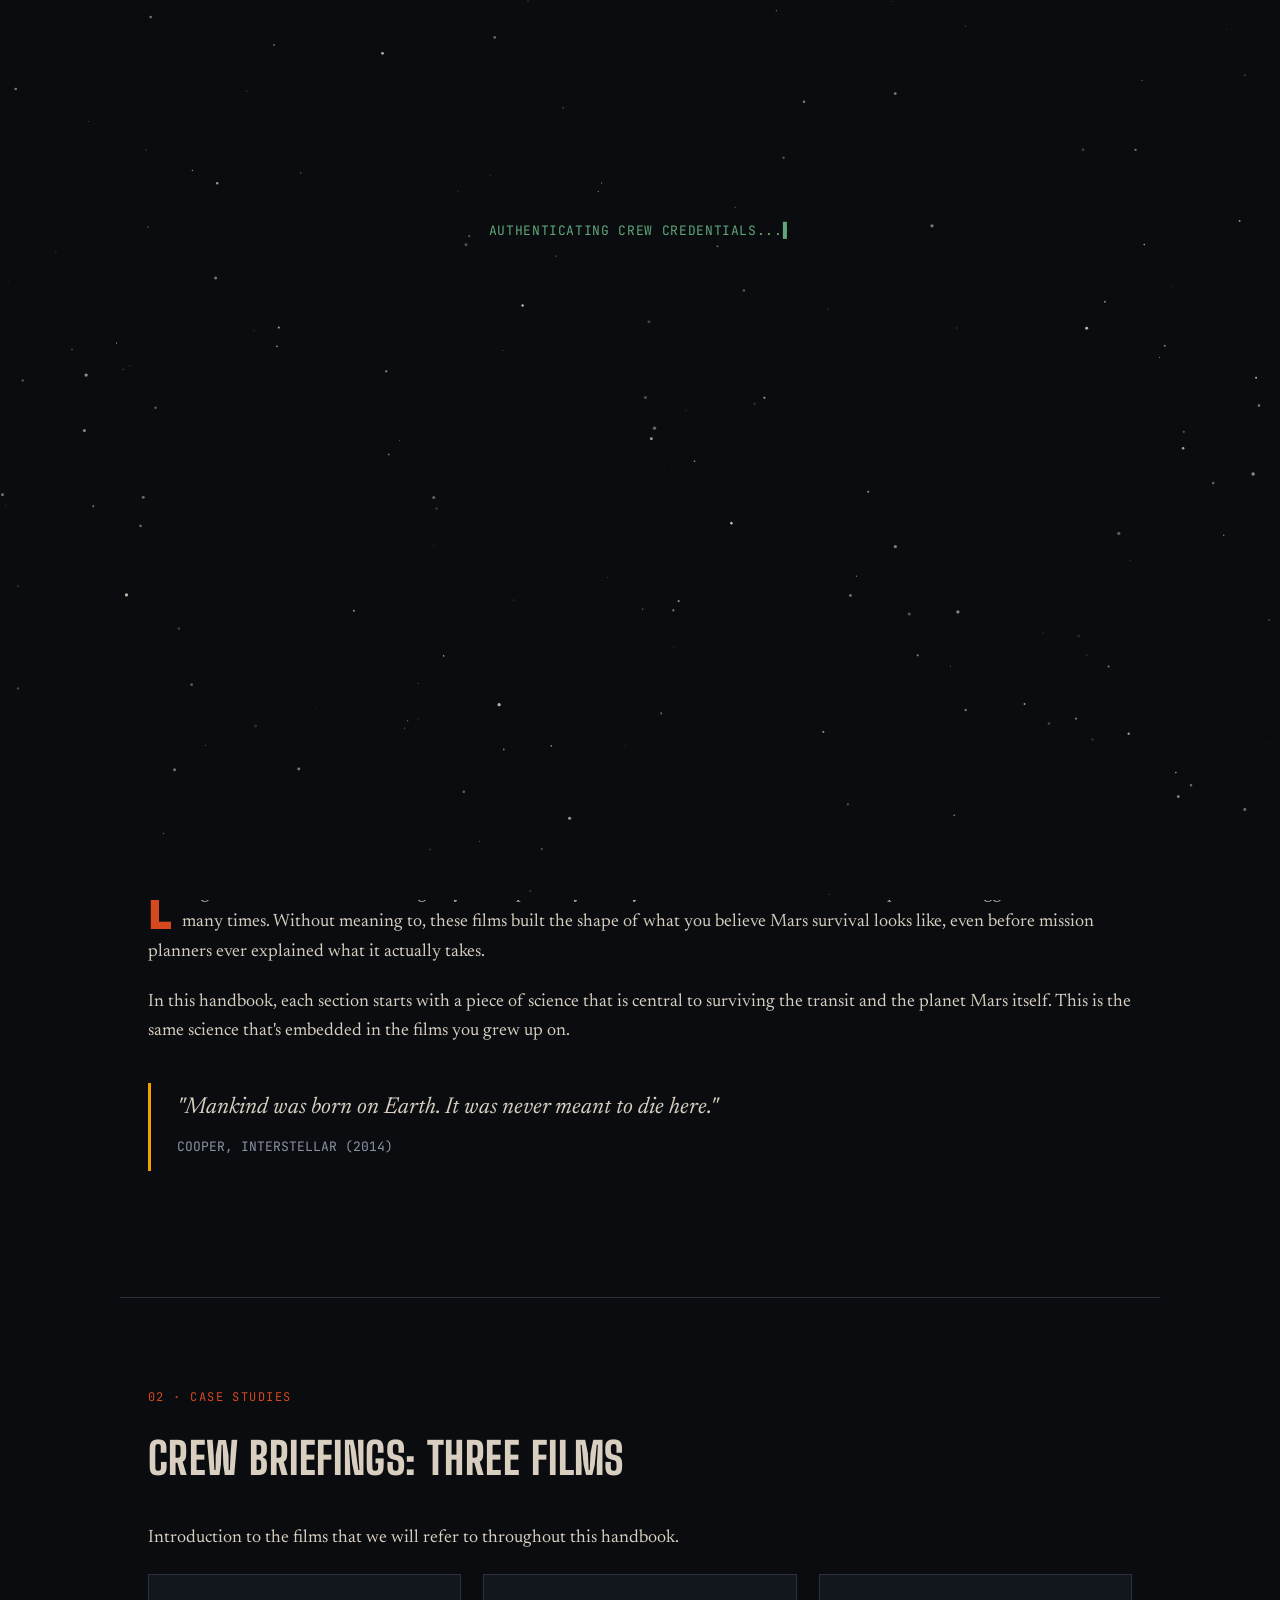
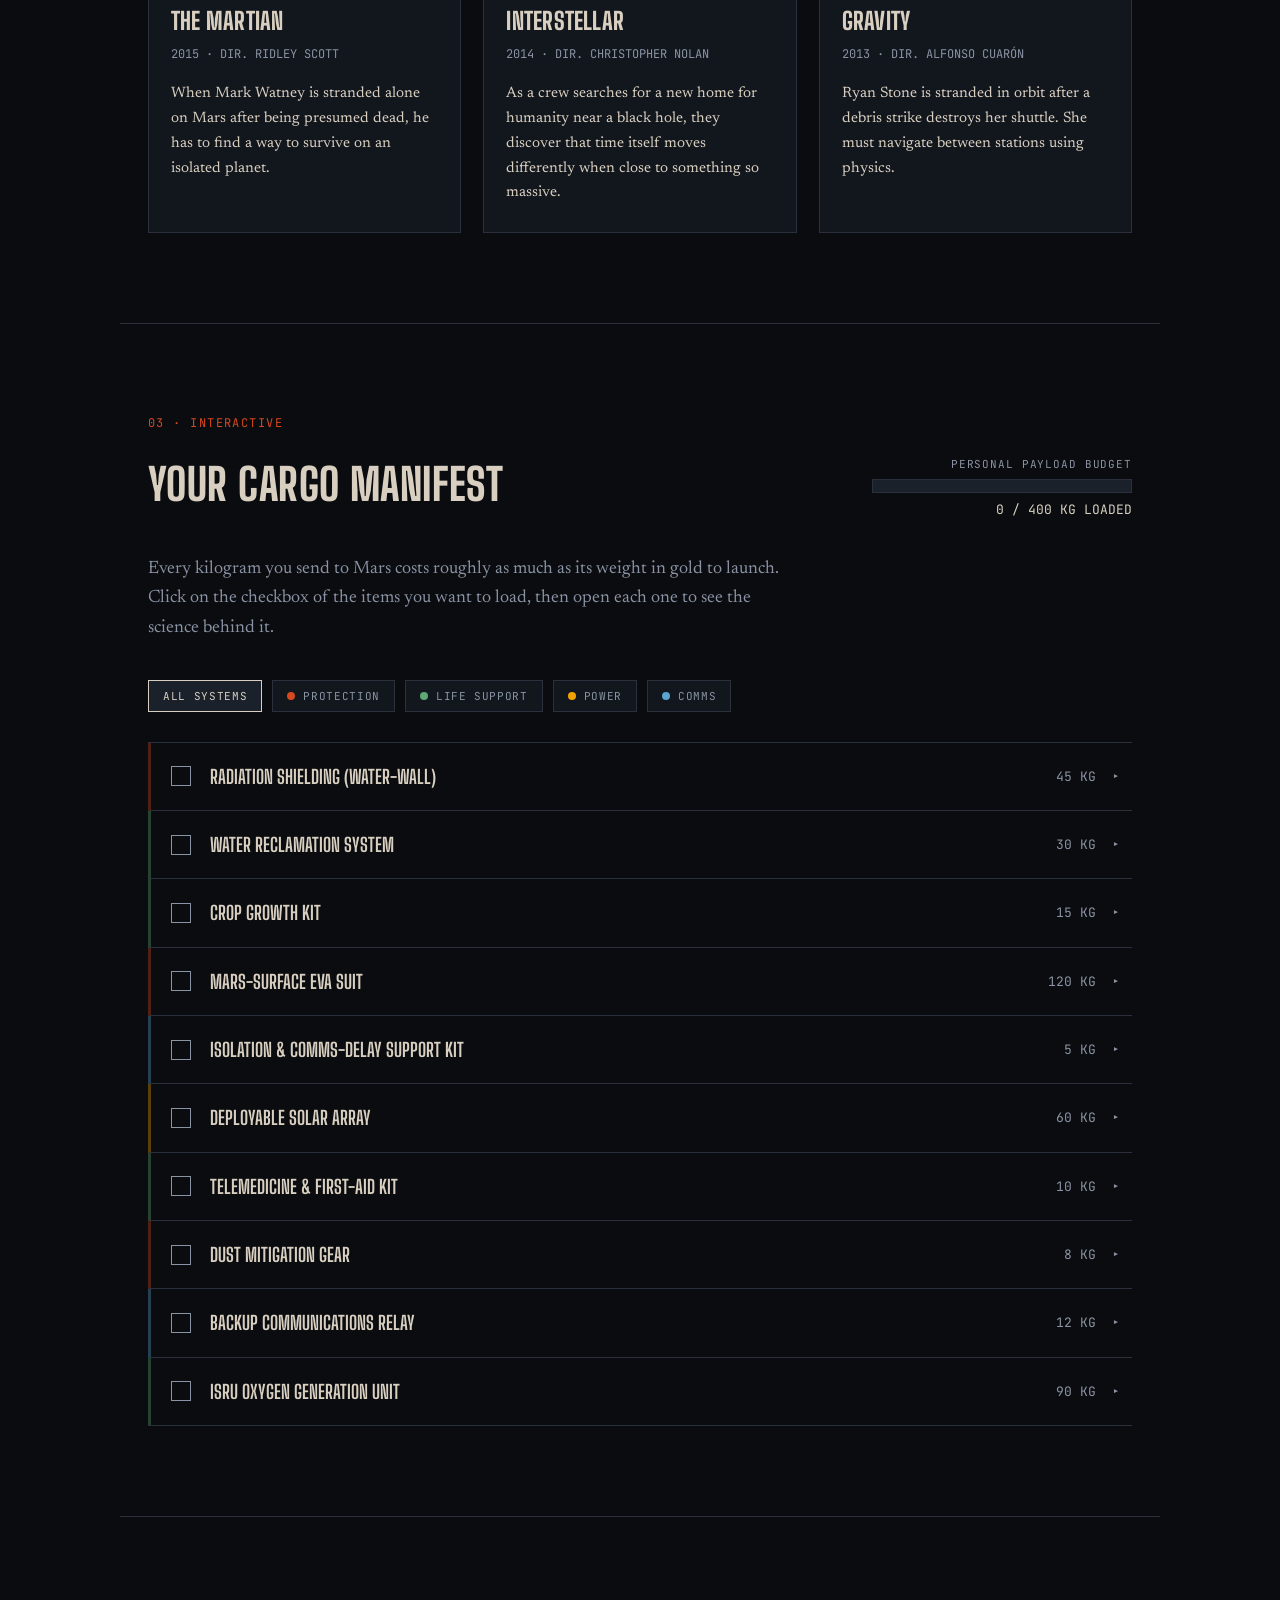
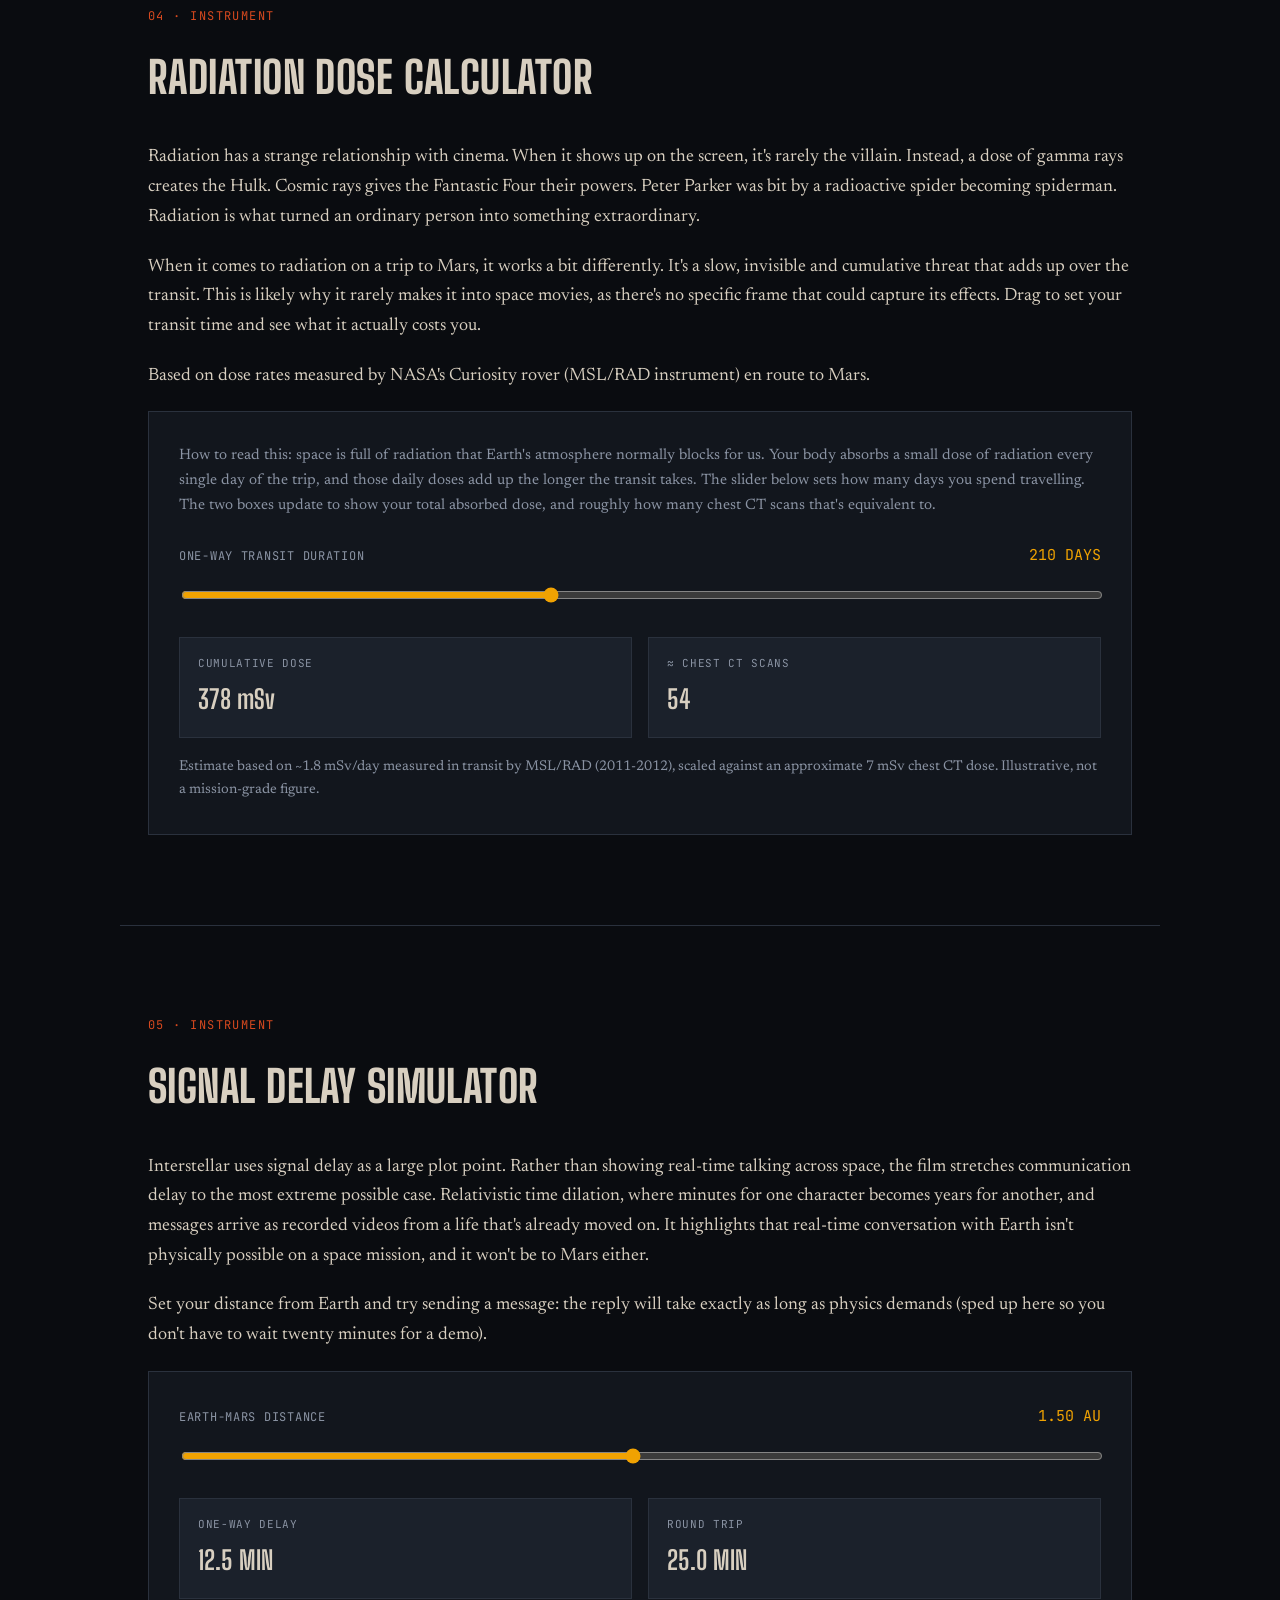
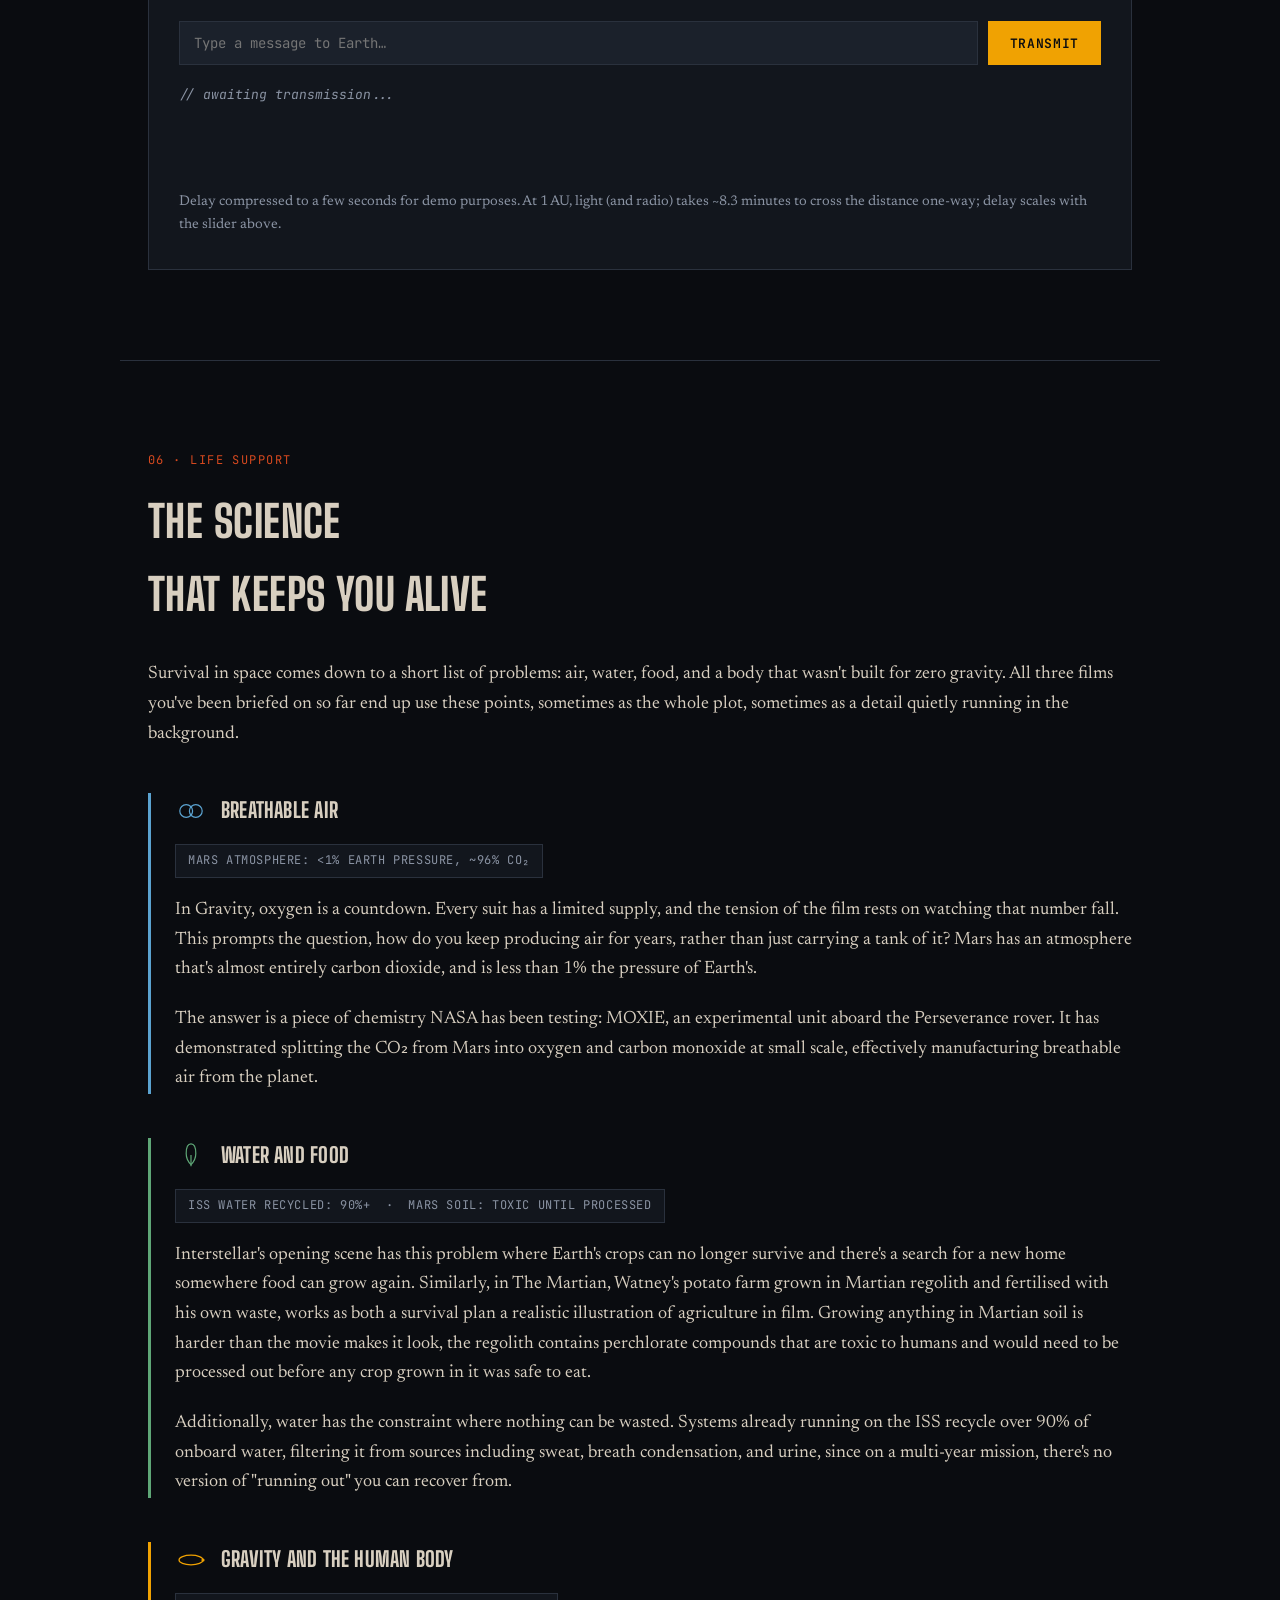
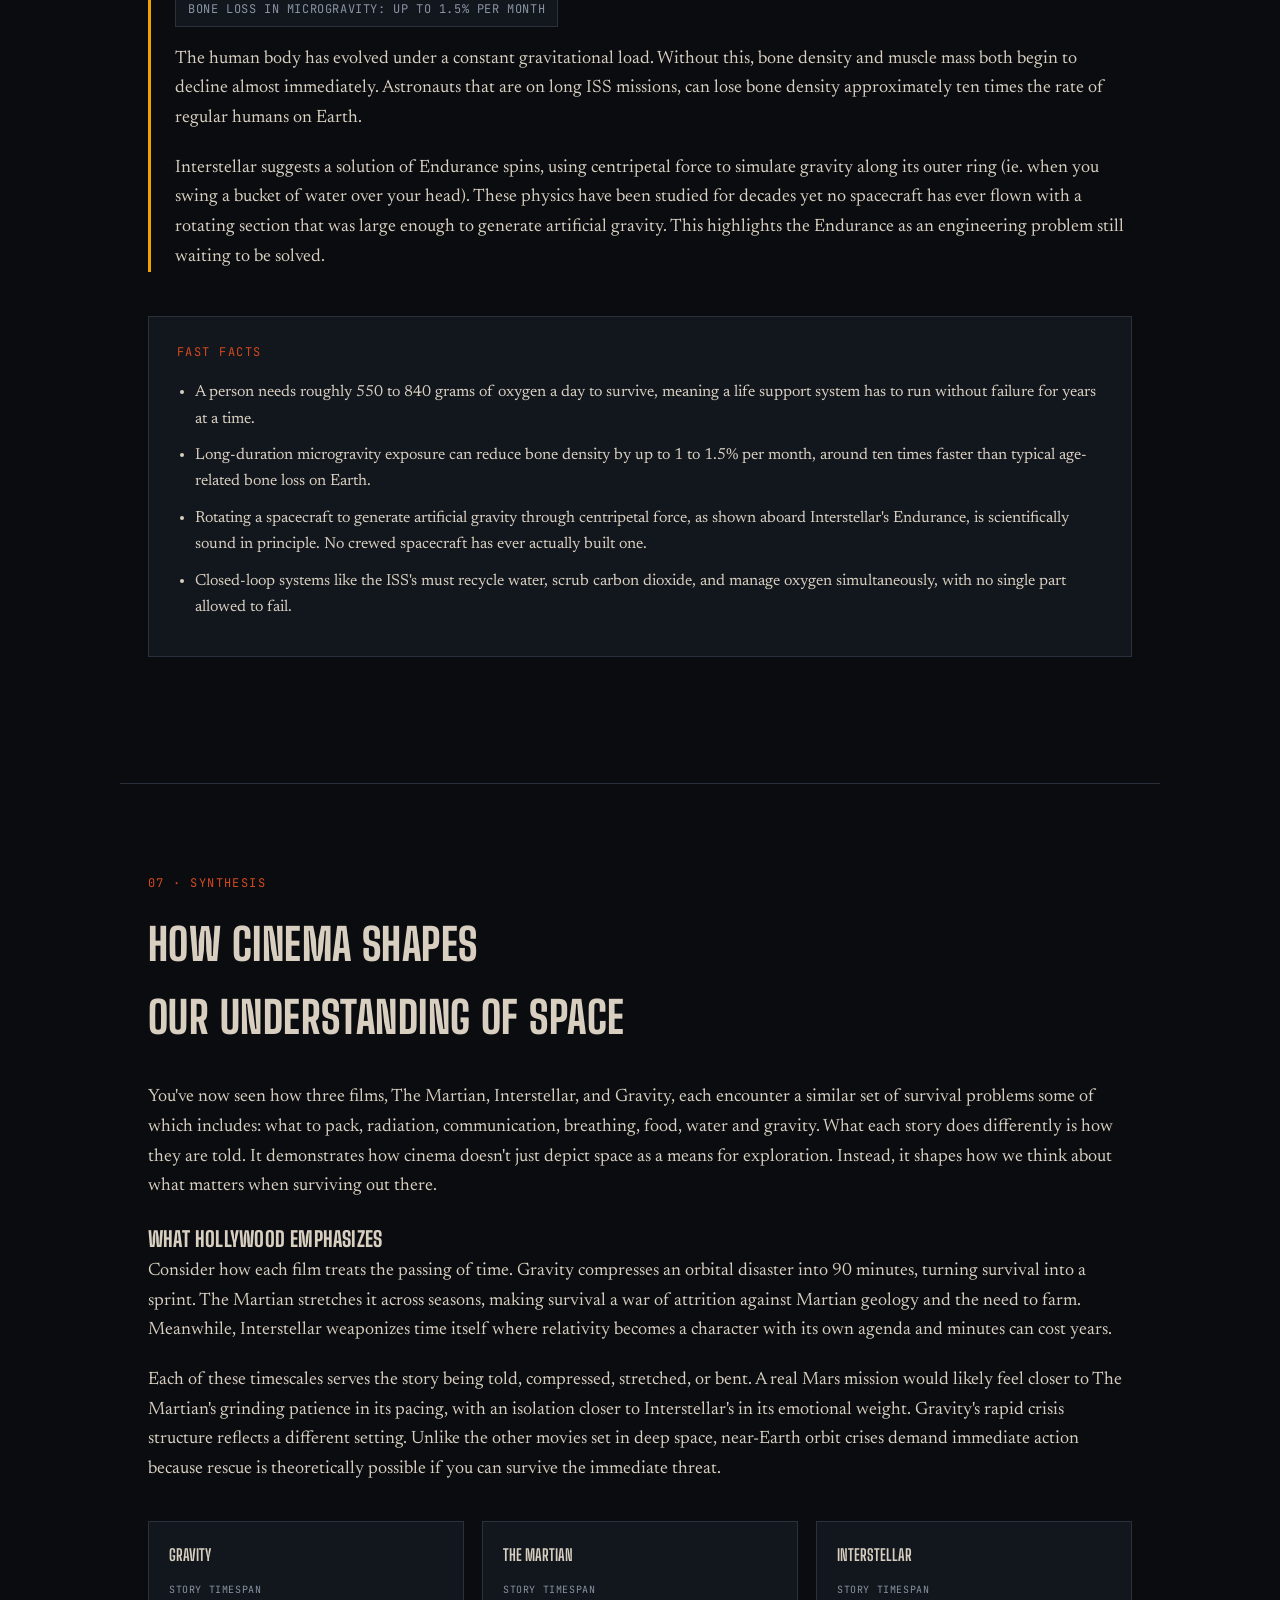
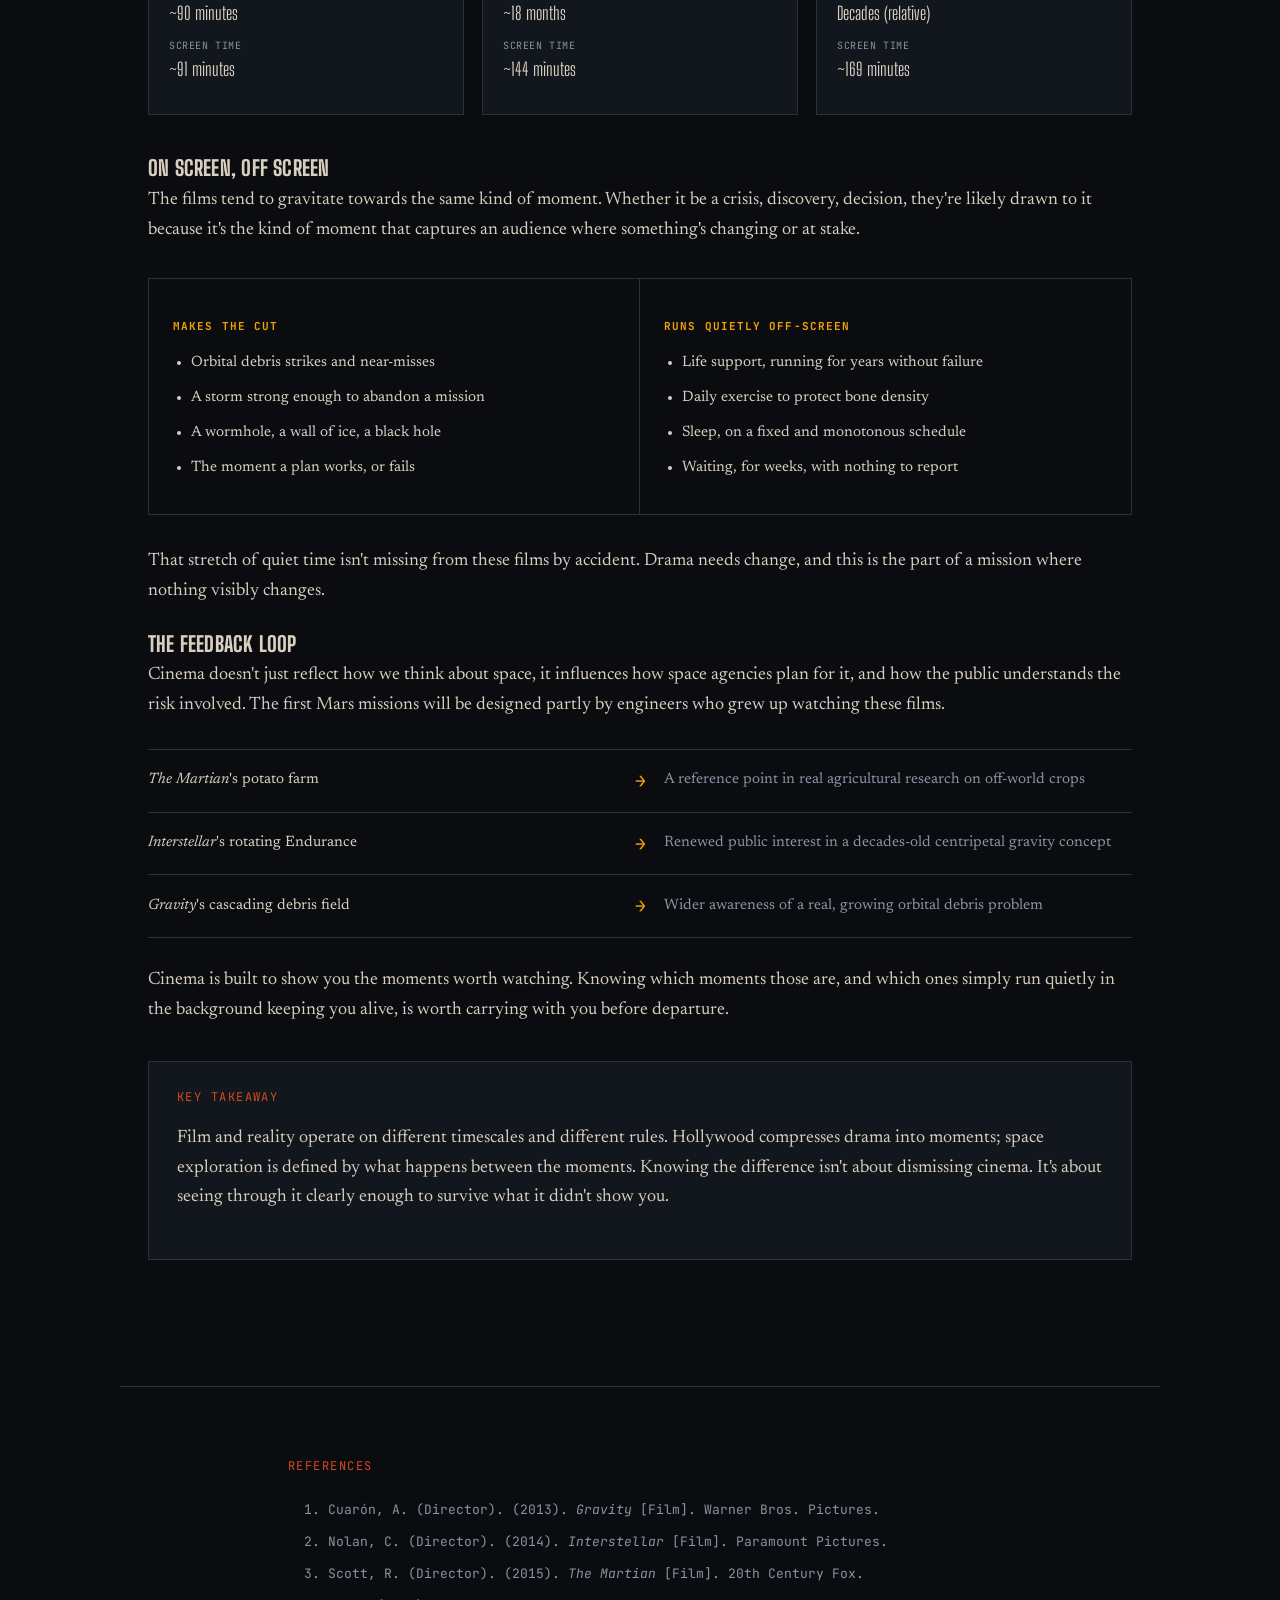
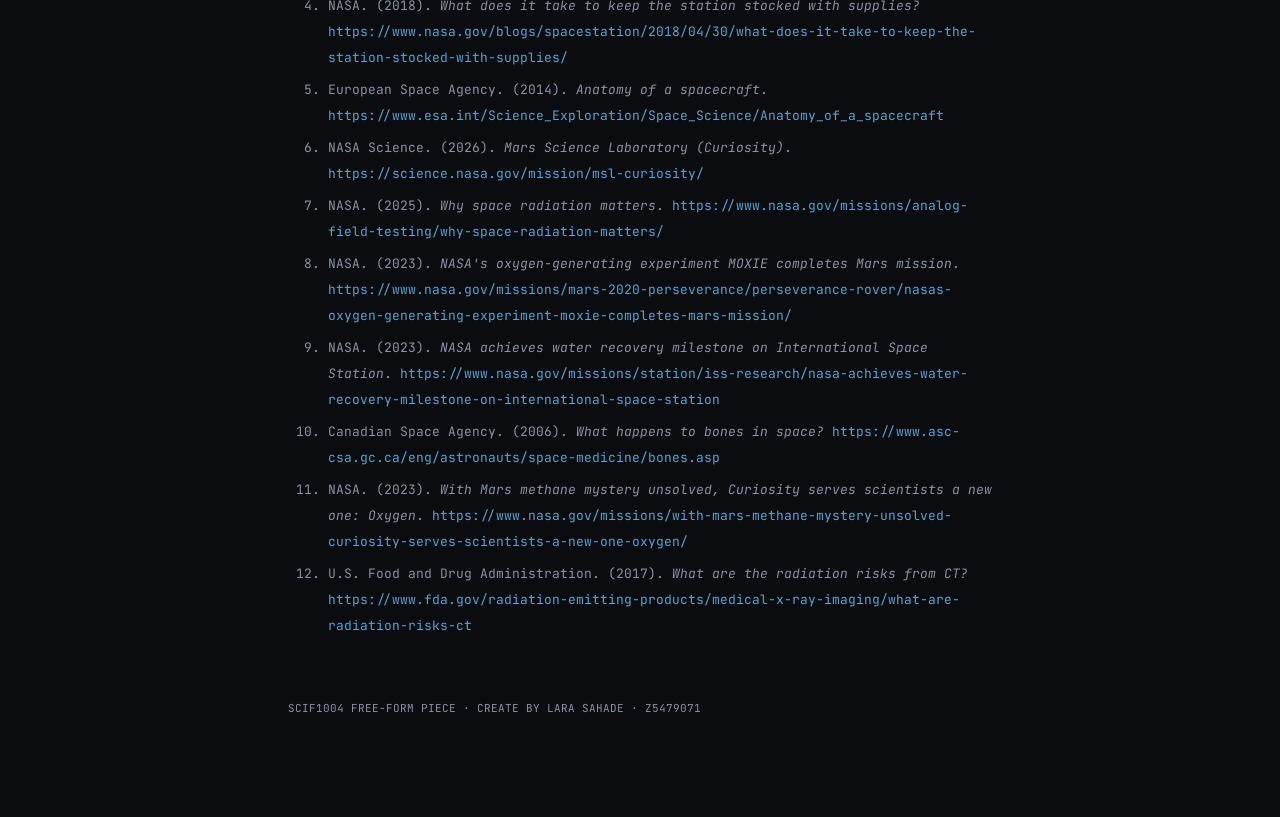
<file: index.html>
<!doctype html>
<html lang="en">
  <head>
    <meta charset="UTF-8" />
    <meta name="viewport" content="width=device-width, initial-scale=1.0" />
    <title>The Space Survival Handbook</title>
    <link rel="preconnect" href="https://fonts.googleapis.com" />
    <link
      href="https://fonts.googleapis.com/css2?family=Big+Shoulders+Display:wght@600;700;800;900&family=Newsreader:ital,opsz,wght@0,6..72,400;0,6..72,500;0,6..72,600;1,6..72,400&family=JetBrains+Mono:wght@400;500;600&display=swap"
      rel="stylesheet"
    />
    <link rel="stylesheet" href="style.css" />
  </head>
  <body class="locked">
    <!-- ============ BOOT / SELECTION SCREEN ============ -->
    <div id="boot">
      <canvas id="bootCanvas"></canvas>
      <div class="boot-log mono" id="bootLog">&nbsp;</div>
      <h1 class="boot-title" id="bootTitle">
        Congratulations. If you're reading this, you've been selected as one of
        the lucky few to crew our journey to Mars.
      </h1>
      <p class="boot-sub" id="bootSub">
        Before you board, mission control has prepared a survival briefing built
        from thirteen years of Hollywood's classics.
      </p>
      <button id="beginBtn">BEGIN BRIEFING →</button>
    </div>

    <div class="stars"></div>

    <div class="statusbar">
      <div class="clockblock mono" id="missionClock">T-MINUS --</div>
      <nav>
        <a href="#films">Briefings</a>
        <a href="#manifest">Cargo Manifest</a>
        <a href="#radiation">Radiation</a>
        <a href="#comlink">Comm Delay</a>
        <a href="#refs">References</a>
      </nav>
    </div>

    <div class="hero" id="hero">
      <div class="patch">
        <svg viewBox="0 0 40 40" fill="none" xmlns="http://www.w3.org/2000/svg">
          <circle cx="20" cy="14" r="6" stroke="#F0A202" stroke-width="1.4" />
          <path
            d="M20 20 C11 20 6 27 6 34 H34 C34 27 29 20 20 20 Z"
            stroke="#F0A202"
            stroke-width="1.4"
          />
          <circle cx="20" cy="14" r="1.4" fill="#F0A202" />
        </svg>
      </div>
      <div class="eyebrow">CLASSIFIED · CREW EYES ONLY</div>
      <h1 class="headline">
        The Space Survival Handbook:
        <em>The Science of Getting to Mars</em>
      </h1>
      <p class="standfirst">Written by Lara Sahade (z5479071)</p>
      <div class="byline">
        <span>ISSUED TO: CREW MEMBER</span>
        <span>CLEARANCE: CREW</span>
        <span>EST. READ 10 MIN</span>
      </div>
    </div>

    <section>
      <div class="section-label">01 · DISPATCH</div>
      <h2 class="title">Welcome aboard</h2>
      <p class="dropcap">
        Long before our crew selection began, you had probably already watched
        astronauts race around space and struggle with survival many times.
        Without meaning to, these films built the shape of what you believe Mars
        survival looks like, even before mission planners ever explained what it
        actually takes.
      </p>
      <p>
        In this handbook, each section starts with a piece of science that is
        central to surviving the transit and the planet Mars itself. This is the
        same science that's embedded in the films you grew up on.
      </p>
      <blockquote>
        "Mankind was born on Earth. It was never meant to die here."
        <br /><span
          class="mono"
          style="font-size: 13px; font-style: normal; color: var(--text-dim)"
          >COOPER, INTERSTELLAR (2014)</span
        >
      </blockquote>
    </section>

    <section class="wide" id="films">
      <div class="section-label">02 · CASE STUDIES</div>
      <h2 class="title">Crew briefings: three films</h2>
      <p>
        Introduction to the films that we will refer to throughout this
        handbook.
      </p>
      <div class="film-grid">
        <div class="film-card">
          <h3>The Martian</h3>
          <div class="film-year">2015 · DIR. RIDLEY SCOTT</div>
          <p>
            When Mark Watney is stranded alone on Mars after being presumed
            dead, he has to find a way to survive on an isolated planet.
          </p>
        </div>
        <div class="film-card">
          <h3>Interstellar</h3>
          <div class="film-year">2014 · DIR. CHRISTOPHER NOLAN</div>
          <p>
            As a crew searches for a new home for humanity near a black hole,
            they discover that time itself moves differently when close to
            something so massive.
          </p>
        </div>
        <div class="film-card">
          <h3>Gravity</h3>
          <div class="film-year">2013 · DIR. ALFONSO CUARÓN</div>
          <p>
            Ryan Stone is stranded in orbit after a debris strike destroys her
            shuttle. She must navigate between stations using physics.
          </p>
        </div>
      </div>
    </section>

    <section class="wide" id="manifest">
      <div class="section-label">03 · INTERACTIVE</div>
      <div class="manifest-head">
        <h2 class="title" style="margin-bottom: 0">Your cargo manifest</h2>
        <div class="gauge-wrap">
          <div class="gauge-label">PERSONAL PAYLOAD BUDGET</div>
          <div class="gauge-track">
            <div class="gauge-fill" id="gaugeFill"></div>
          </div>
          <div class="gauge-readout" id="gaugeReadout">0 / 400 KG LOADED</div>
        </div>
      </div>
      <p style="max-width: 640px; color: var(--text-dim); margin-bottom: 36px">
        Every kilogram you send to Mars costs roughly as much as its weight in
        gold to launch. Click on the checkbox of the items you want to load,
        then open each one to see the science behind it.
      </p>

      <div class="filter-bar" id="filterBar">
        <button class="filter-pill active" data-filter="all">
          ALL SYSTEMS
        </button>
        <button class="filter-pill" data-filter="protection">
          <span
            class="filter-dot"
            style="background: var(--mars-rust-bright)"
          ></span
          >PROTECTION
        </button>
        <button class="filter-pill" data-filter="life-support">
          <span class="filter-dot" style="background: var(--ok-green)"></span
          >LIFE SUPPORT
        </button>
        <button class="filter-pill" data-filter="power">
          <span
            class="filter-dot"
            style="background: var(--signal-amber)"
          ></span
          >POWER
        </button>
        <button class="filter-pill" data-filter="comms">
          <span
            class="filter-dot"
            style="background: var(--telemetry-blue)"
          ></span
          >COMMS
        </button>
      </div>
      <div class="manifest-list" id="manifestList"></div>
    </section>

    <section class="wide" id="radiation">
      <div class="section-label">04 · INSTRUMENT</div>
      <h2 class="title">Radiation dose calculator</h2>
      <p>
        Radiation has a strange relationship with cinema. When it shows up on
        the screen, it's rarely the villain. Instead, a dose of gamma rays
        creates the Hulk. Cosmic rays gives the Fantastic Four their powers.
        Peter Parker was bit by a radioactive spider becoming spiderman.
        Radiation is what turned an ordinary person into something
        extraordinary.
      </p>

      <p>
        When it comes to radiation on a trip to Mars, it works a bit
        differently. It's a slow, invisible and cumulative threat that adds up
        over the transit. This is likely why it rarely makes it into space
        movies, as there's no specific frame that could capture its effects. Drag
        to set your transit time and see what it actually costs you.
      </p>

      <p>
        Based on dose rates measured by NASA's Curiosity rover (MSL/RAD
        instrument) en route to Mars.
      </p>
      <div class="instrument">
        <p style="font-size: 15px; color: var(--text-dim); margin-bottom: 24px">
          How to read this: space is full of radiation that Earth's atmosphere
          normally blocks for us. Your body absorbs a small dose of radiation
          every single day of the trip, and those daily doses add up the longer
          the transit takes. The slider below sets how many days you spend
          travelling. The two boxes update to show your total absorbed dose, and
          roughly how many chest CT scans that's equivalent to.
        </p>
        <div class="instrument-row">
          <label
            for="radSlider"
            class="mono"
            style="
              font-size: 12px;
              letter-spacing: 0.06em;
              color: var(--text-dim);
            "
            >ONE-WAY TRANSIT DURATION</label
          >
          <span class="val" id="radDaysLabel">210 DAYS</span>
        </div>
        <input
          type="range"
          id="radSlider"
          min="150"
          max="300"
          value="210"
          step="1"
        />
        <div class="readout-grid">
          <div class="readout">
            <div class="rlabel">CUMULATIVE DOSE</div>
            <div class="rvalue" id="radDose">378 mSv</div>
          </div>
          <div class="readout">
            <div class="rlabel">≈ CHEST CT SCANS</div>
            <div class="rvalue" id="radCT">54</div>
          </div>
        </div>
        <div class="instrument-note">
          Estimate based on ~1.8 mSv/day measured in transit by MSL/RAD
          (2011-2012), scaled against an approximate 7 mSv chest CT dose.
          Illustrative, not a mission-grade figure.
        </div>
      </div>
    </section>

    <section class="wide" id="comlink">
      <div class="section-label">05 · INSTRUMENT</div>
      <h2 class="title">Signal delay simulator</h2>
      <p>
        Interstellar uses signal delay as a large plot point. Rather than
        showing real-time talking across space, the film stretches communication
        delay to the most extreme possible case. Relativistic time dilation,
        where minutes for one character becomes years for another, and messages
        arrive as recorded videos from a life that's already moved on. It
        highlights that real-time conversation with Earth isn't physically
        possible on a space mission, and it won't be to Mars either.
      </p>

      <p>
        Set your distance from Earth and try sending a message: the reply will
        take exactly as long as physics demands (sped up here so you don't have
        to wait twenty minutes for a demo).
      </p>

      <div class="instrument">
        <div class="instrument-row">
          <label
            for="distSlider"
            class="mono"
            style="
              font-size: 12px;
              letter-spacing: 0.06em;
              color: var(--text-dim);
            "
            >EARTH-MARS DISTANCE</label
          >
          <span class="val" id="distLabel">1.5 AU</span>
        </div>
        <input
          type="range"
          id="distSlider"
          min="0.52"
          max="2.52"
          value="1.5"
          step="0.01"
        />
        <div class="readout-grid">
          <div class="readout">
            <div class="rlabel">ONE-WAY DELAY</div>
            <div class="rvalue" id="delayReal">12.5 MIN</div>
          </div>
          <div class="readout">
            <div class="rlabel">ROUND TRIP</div>
            <div class="rvalue" id="delayRoundtrip">25.0 MIN</div>
          </div>
        </div>
        <div class="comlink">
          <div class="comlink-input">
            <input
              type="text"
              id="comlinkText"
              class="mono"
              placeholder="Type a message to Earth…"
              maxlength="80"
            />
            <button id="comlinkSend">TRANSMIT</button>
          </div>
          <div class="comlink-log" id="comlinkLog">
            <div class="sys">// awaiting transmission...</div>
          </div>
        </div>
        <div class="instrument-note">
          Delay compressed to a few seconds for demo purposes. At 1 AU, light
          (and radio) takes ~8.3 minutes to cross the distance one-way; delay
          scales with the slider above.
        </div>
      </div>
    </section>

    <section>
      <div class="section-label">06 · LIFE SUPPORT</div>
      <h2 class="title">The science<br />that keeps you alive</h2>
      <p>
        Survival in space comes down to a short list of problems: air, water,
        food, and a body that wasn't built for zero gravity. All three films
        you've been briefed on so far end up use these points, sometimes as the
        whole plot, sometimes as a detail quietly running in the background.
      </p>

      <div class="concept-block concept-block--air">
        <div class="concept-head">
          <svg
            class="concept-icon"
            viewBox="0 0 40 40"
            fill="none"
            stroke="currentColor"
            stroke-width="1.5"
          >
            <circle cx="14" cy="20" r="8" />
            <circle cx="26" cy="20" r="8" />
          </svg>
          <h3 style="margin: 0">Breathable air</h3>
        </div>
        <div class="concept-stat">
          MARS ATMOSPHERE: &lt;1% EARTH PRESSURE, ~96% CO₂
        </div>
        <p>
          In Gravity, oxygen is a countdown. Every suit has a limited supply,
          and the tension of the film rests on watching that number fall. This
          prompts the question, how do you keep producing air for years, rather
          than just carrying a tank of it? Mars has an atmosphere that's almost
          entirely carbon dioxide, and is less than 1% the pressure of Earth's.
        </p>

        <p>
          The answer is a piece of chemistry NASA has been testing: MOXIE, an
          experimental unit aboard the Perseverance rover. It has demonstrated
          splitting the CO₂ from Mars into oxygen and carbon monoxide at small
          scale, effectively manufacturing breathable air from the planet.
        </p>
      </div>

      <div class="concept-block concept-block--food">
        <div class="concept-head">
          <svg
            class="concept-icon"
            viewBox="0 0 40 40"
            fill="none"
            stroke="currentColor"
            stroke-width="1.5"
          >
            <path
              d="M20 6 C14 6 14 14 14 18 C14 26 20 32 20 32 C20 32 26 26 26 18 C26 14 26 6 20 6 Z"
            />
            <line x1="20" y1="20" x2="20" y2="34" />
          </svg>
          <h3 style="margin: 0">Water and food</h3>
        </div>
        <div class="concept-stat">
          ISS WATER RECYCLED: 90%+ &nbsp;·&nbsp; MARS SOIL: TOXIC UNTIL
          PROCESSED
        </div>
        <p>
          Interstellar's opening scene has this problem where Earth's crops can
          no longer survive and there's a search for a new home somewhere food
          can grow again. Similarly, in The Martian, Watney's potato farm grown
          in Martian regolith and fertilised with his own waste, works as both a
          survival plan a realistic illustration of agriculture in film. Growing
          anything in Martian soil is harder than the movie makes it look, the
          regolith contains perchlorate compounds that are toxic to humans and
          would need to be processed out before any crop grown in it was safe to
          eat.
        </p>

        <p>
          Additionally, water has the constraint where nothing can be wasted.
          Systems already running on the ISS recycle over 90% of onboard water,
          filtering it from sources including sweat, breath condensation, and
          urine, since on a multi-year mission, there's no version of "running
          out" you can recover from.
        </p>
      </div>

      <div class="concept-block concept-block--gravity">
        <div class="concept-head">
          <svg
            class="concept-icon"
            viewBox="0 0 40 40"
            fill="none"
            stroke="currentColor"
            stroke-width="1.5"
          >
            <ellipse cx="20" cy="20" rx="15" ry="6" />
            <circle cx="35" cy="20" r="2" fill="currentColor" stroke="none" />
          </svg>
          <h3 style="margin: 0">Gravity and the human body</h3>
        </div>
        <div class="concept-stat">
          BONE LOSS IN MICROGRAVITY: UP TO 1.5% PER MONTH
        </div>
        <p>
          The human body has evolved under a constant gravitational load.
          Without this, bone density and muscle mass both begin to decline
          almost immediately. Astronauts that are on long ISS missions, can lose
          bone density approximately ten times the rate of regular humans on
          Earth.
        </p>

        <p>
          Interstellar suggests a solution of Endurance spins, using
          centripetal force to simulate gravity along its outer ring (ie. when
          you swing a bucket of water over your head). These physics have been
          studied for decades yet no spacecraft has ever flown with a rotating
          section that was large enough to generate artificial gravity. This
          highlights the Endurance as an engineering problem still waiting to be
          solved.
        </p>
      </div>

      <div class="factbox">
        <div class="section-label">FAST FACTS</div>
        <ul>
          <li>
            A person needs roughly 550 to 840 grams of oxygen a day to survive,
            meaning a life support system has to run without failure for years
            at a time.
          </li>
          <li>
            Long-duration microgravity exposure can reduce bone density by up to
            1 to 1.5% per month, around ten times faster than typical
            age-related bone loss on Earth.
          </li>
          <li>
            Rotating a spacecraft to generate artificial gravity through
            centripetal force, as shown aboard Interstellar's Endurance, is
            scientifically sound in principle. No crewed spacecraft has ever
            actually built one.
          </li>
          <li>
            Closed-loop systems like the ISS's must recycle water, scrub carbon
            dioxide, and manage oxygen simultaneously, with no single part
            allowed to fail.
          </li>
        </ul>
      </div>
    </section>

    <section>
      <div class="section-label">07 · SYNTHESIS</div>
      <h2 class="title">How cinema shapes<br />our understanding of space</h2>
      <p>
        You've now seen how three films, The Martian, Interstellar, and Gravity,
        each encounter a similar set of survival problems some of which
        includes: what to pack, radiation, communication, breathing, food, water
        and gravity. What each story does differently is how they are told. It
        demonstrates how cinema doesn't just depict space as a means for
        exploration. Instead, it shapes how we think about what matters when
        surviving out there.
      </p>

      <h3>What Hollywood emphasizes</h3>
      <p>
        Consider how each film treats the passing of time. Gravity compresses an
        orbital disaster into 90 minutes, turning survival into a sprint. The
        Martian stretches it across seasons, making survival a war of attrition
        against Martian geology and the need to farm. Meanwhile, Interstellar
        weaponizes time itself where relativity becomes a character with its own
        agenda and minutes can cost years.
      </p>

      <p>
        Each of these timescales serves the story being told, compressed,
        stretched, or bent. A real Mars mission would likely feel closer to The
        Martian's grinding patience in its pacing, with an isolation closer to
        Interstellar's in its emotional weight. Gravity's rapid crisis structure
        reflects a different setting. Unlike the other movies set in deep space,
        near-Earth orbit crises demand immediate action because rescue is
        theoretically possible if you can survive the immediate threat.
      </p>

      <div class="pace-grid">
        <div class="pace-card">
          <h4>Gravity</h4>
          <div class="pace-row">
            <div class="rlabel">STORY TIMESPAN</div>
            <div class="rvalue">~90 minutes</div>
          </div>
          <div class="pace-row">
            <div class="rlabel">SCREEN TIME</div>
            <div class="rvalue">~91 minutes</div>
          </div>
        </div>
        <div class="pace-card">
          <h4>The Martian</h4>
          <div class="pace-row">
            <div class="rlabel">STORY TIMESPAN</div>
            <div class="rvalue">~18 months</div>
          </div>
          <div class="pace-row">
            <div class="rlabel">SCREEN TIME</div>
            <div class="rvalue">~144 minutes</div>
          </div>
        </div>
        <div class="pace-card">
          <h4>Interstellar</h4>
          <div class="pace-row">
            <div class="rlabel">STORY TIMESPAN</div>
            <div class="rvalue">Decades (relative)</div>
          </div>
          <div class="pace-row">
            <div class="rlabel">SCREEN TIME</div>
            <div class="rvalue">~169 minutes</div>
          </div>
        </div>
      </div>

      <h3>On screen, off screen</h3>
      <p>
        The films tend to gravitate towards the same kind of moment. Whether it
        be a crisis, discovery, decision, they're likely drawn to it because
        it's the kind of moment that captures an audience where something's
        changing or at stake.
      </p>

      <div class="screen-split">
        <div class="screen-col on">
          <h4>MAKES THE CUT</h4>
          <ul>
            <li>Orbital debris strikes and near-misses</li>
            <li>A storm strong enough to abandon a mission</li>
            <li>A wormhole, a wall of ice, a black hole</li>
            <li>The moment a plan works, or fails</li>
          </ul>
        </div>
        <div class="screen-col on">
          <h4>RUNS QUIETLY OFF-SCREEN</h4>
          <ul>
            <li>Life support, running for years without failure</li>
            <li>Daily exercise to protect bone density</li>
            <li>Sleep, on a fixed and monotonous schedule</li>
            <li>Waiting, for weeks, with nothing to report</li>
          </ul>
        </div>
      </div>

      <p>
        That stretch of quiet time isn't missing from these films by accident.
        Drama needs change, and this is the part of a mission where nothing
        visibly changes.
      </p>

      <h3>The feedback loop</h3>
      <p>
        Cinema doesn't just reflect how we think about space, it influences how
        space agencies plan for it, and how the public understands the risk
        involved. The first Mars missions will be designed partly by engineers
        who grew up watching these films.
      </p>

      <div class="influence-list">
        <div class="influence-row">
          <div class="scene"><em>The Martian</em>'s potato farm</div>
          <div class="arrow">→</div>
          <div class="real">
            A reference point in real agricultural research on off-world crops
          </div>
        </div>
        <div class="influence-row">
          <div class="scene"><em>Interstellar</em>'s rotating Endurance</div>
          <div class="arrow">→</div>
          <div class="real">
            Renewed public interest in a decades-old centripetal gravity concept
          </div>
        </div>
        <div class="influence-row">
          <div class="scene"><em>Gravity</em>'s cascading debris field</div>
          <div class="arrow">→</div>
          <div class="real">
            Wider awareness of a real, growing orbital debris problem
          </div>
        </div>
      </div>

      <p>
        Cinema is built to show you the moments worth watching. Knowing which
        moments those are, and which ones simply run quietly in the background
        keeping you alive, is worth carrying with you before departure.
      </p>

      <div class="factbox">
        <div class="section-label">KEY TAKEAWAY</div>
        <p>
          Film and reality operate on different timescales and different rules.
          Hollywood compresses drama into moments; space exploration is defined
          by what happens between the moments. Knowing the difference isn't
          about dismissing cinema. It's about seeing through it clearly enough
          to survive what it didn't show you.
        </p>
      </div>
    </section>

    <footer id="refs">
      <div class="section-label">REFERENCES</div>
      <ol class="refs">
        <li>
          Cuarón, A. (Director). (2013). <em>Gravity</em> [Film]. Warner Bros.
          Pictures.
        </li>
        <li>
          Nolan, C. (Director). (2014). <em>Interstellar</em> [Film]. Paramount
          Pictures.
        </li>
        <li>
          Scott, R. (Director). (2015). <em>The Martian</em> [Film]. 20th
          Century Fox.
        </li>
        <li>
          NASA. (2018).
          <em>What does it take to keep the station stocked with supplies?</em>
          <a
            href="https://www.nasa.gov/blogs/spacestation/2018/04/30/what-does-it-take-to-keep-the-station-stocked-with-supplies/"
            target="_blank"
            rel="noopener"
            >https://www.nasa.gov/blogs/spacestation/2018/04/30/what-does-it-take-to-keep-the-station-stocked-with-supplies/</a
          >
        </li>
        <li>
          European Space Agency. (2014). <em>Anatomy of a spacecraft</em>.
          <a
            href="https://www.esa.int/Science_Exploration/Space_Science/Anatomy_of_a_spacecraft"
            target="_blank"
            rel="noopener"
            >https://www.esa.int/Science_Exploration/Space_Science/Anatomy_of_a_spacecraft</a
          >
        </li>
        <li>
          NASA Science. (2026). <em>Mars Science Laboratory (Curiosity)</em>.
          <a
            href="https://science.nasa.gov/mission/msl-curiosity/"
            target="_blank"
            rel="noopener"
            >https://science.nasa.gov/mission/msl-curiosity/</a
          >
        </li>
        <li>
          NASA. (2025). <em>Why space radiation matters</em>.
          <a
            href="https://www.nasa.gov/missions/analog-field-testing/why-space-radiation-matters/"
            target="_blank"
            rel="noopener"
            >https://www.nasa.gov/missions/analog-field-testing/why-space-radiation-matters/</a
          >
        </li>
        <li>
          NASA. (2023).
          <em
            >NASA's oxygen-generating experiment MOXIE completes Mars
            mission</em
          >.
          <a
            href="https://www.nasa.gov/missions/mars-2020-perseverance/perseverance-rover/nasas-oxygen-generating-experiment-moxie-completes-mars-mission/"
            target="_blank"
            rel="noopener"
            >https://www.nasa.gov/missions/mars-2020-perseverance/perseverance-rover/nasas-oxygen-generating-experiment-moxie-completes-mars-mission/</a
          >
        </li>
        <li>
          NASA. (2023).
          <em
            >NASA achieves water recovery milestone on International Space
            Station</em
          >.
          <a
            href="https://www.nasa.gov/missions/station/iss-research/nasa-achieves-water-recovery-milestone-on-international-space-station"
            target="_blank"
            rel="noopener"
            >https://www.nasa.gov/missions/station/iss-research/nasa-achieves-water-recovery-milestone-on-international-space-station</a
          >
        </li>
        <li>
          Canadian Space Agency. (2006).
          <em>What happens to bones in space?</em>
          <a
            href="https://www.asc-csa.gc.ca/eng/astronauts/space-medicine/bones.asp"
            target="_blank"
            rel="noopener"
            >https://www.asc-csa.gc.ca/eng/astronauts/space-medicine/bones.asp</a
          >
        </li>
        <li>
          NASA. (2023).
          <em
            >With Mars methane mystery unsolved, Curiosity serves scientists a
            new one: Oxygen</em
          >.
          <a
            href="https://www.nasa.gov/missions/with-mars-methane-mystery-unsolved-curiosity-serves-scientists-a-new-one-oxygen/"
            target="_blank"
            rel="noopener"
            >https://www.nasa.gov/missions/with-mars-methane-mystery-unsolved-curiosity-serves-scientists-a-new-one-oxygen/</a
          >
        </li>
        <li>
          U.S. Food and Drug Administration. (2017).
          <em>What are the radiation risks from CT?</em>
          <a
            href="https://www.fda.gov/radiation-emitting-products/medical-x-ray-imaging/what-are-radiation-risks-ct"
            target="_blank"
            rel="noopener"
            >https://www.fda.gov/radiation-emitting-products/medical-x-ray-imaging/what-are-radiation-risks-ct</a
          >
        </li>
      </ol>
      <div class="colophon">
        SCIF1004 FREE-FORM PIECE · CREATE BY LARA SAHADE · Z5479071
      </div>
    </footer>

    <script src="boot.js"></script>
    <script src="mission-clock.js"></script>
    <script src="cargo.js"></script>
    <script src="radiation-calc.js"></script>
    <script src="signal-delay.js"></script>
  </body>
</html>
</file>
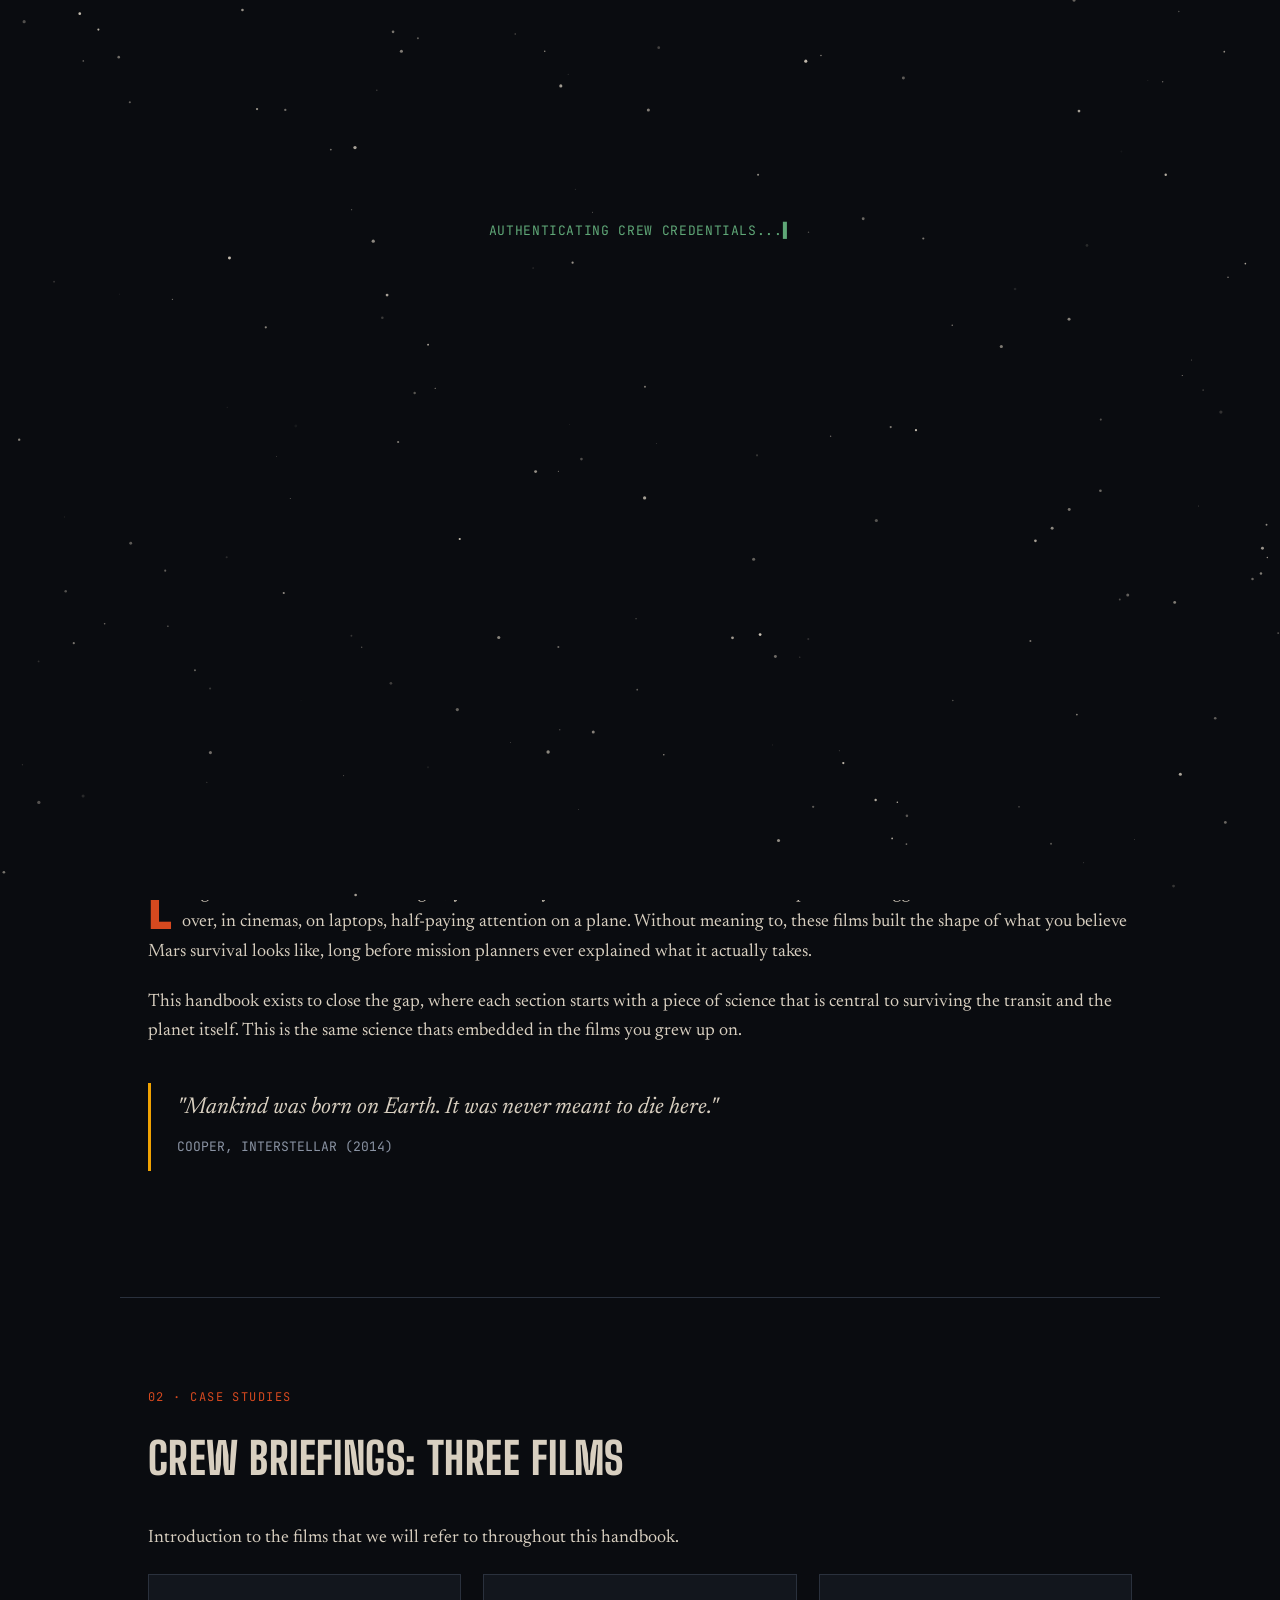
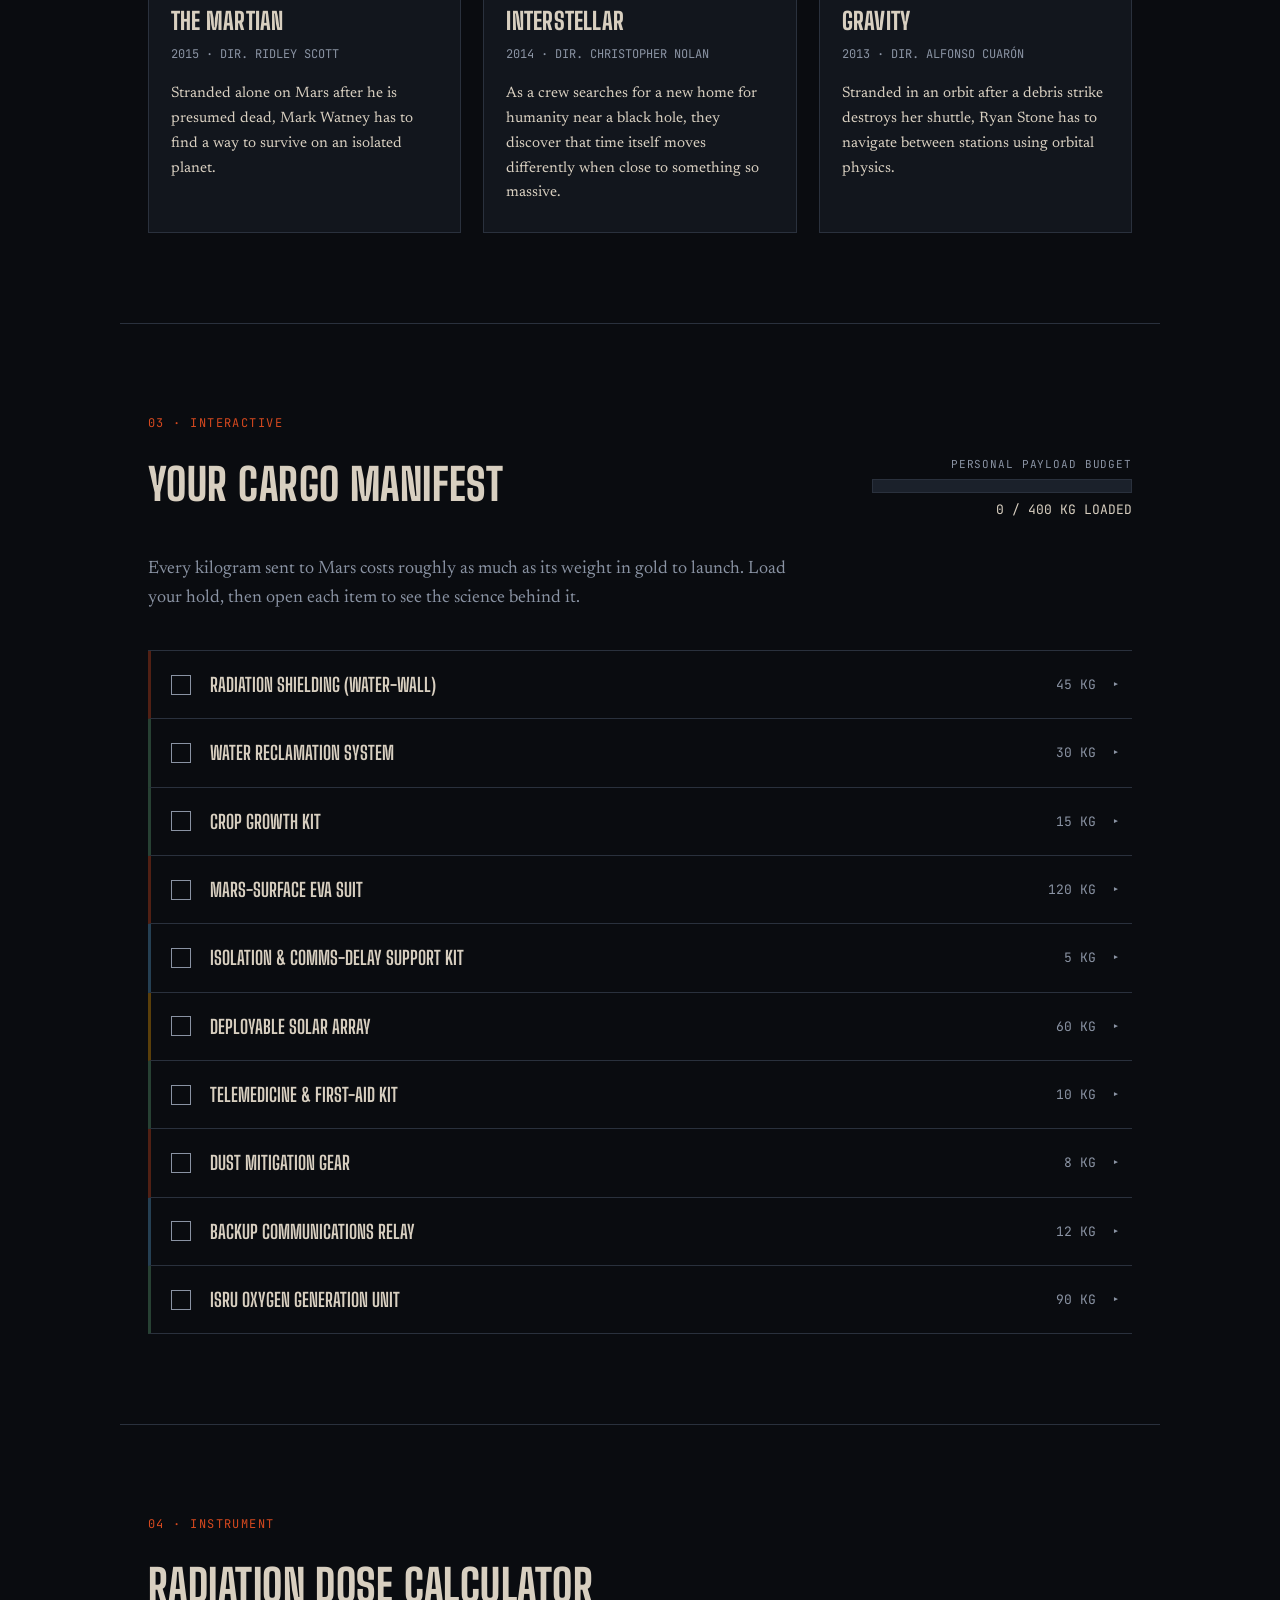
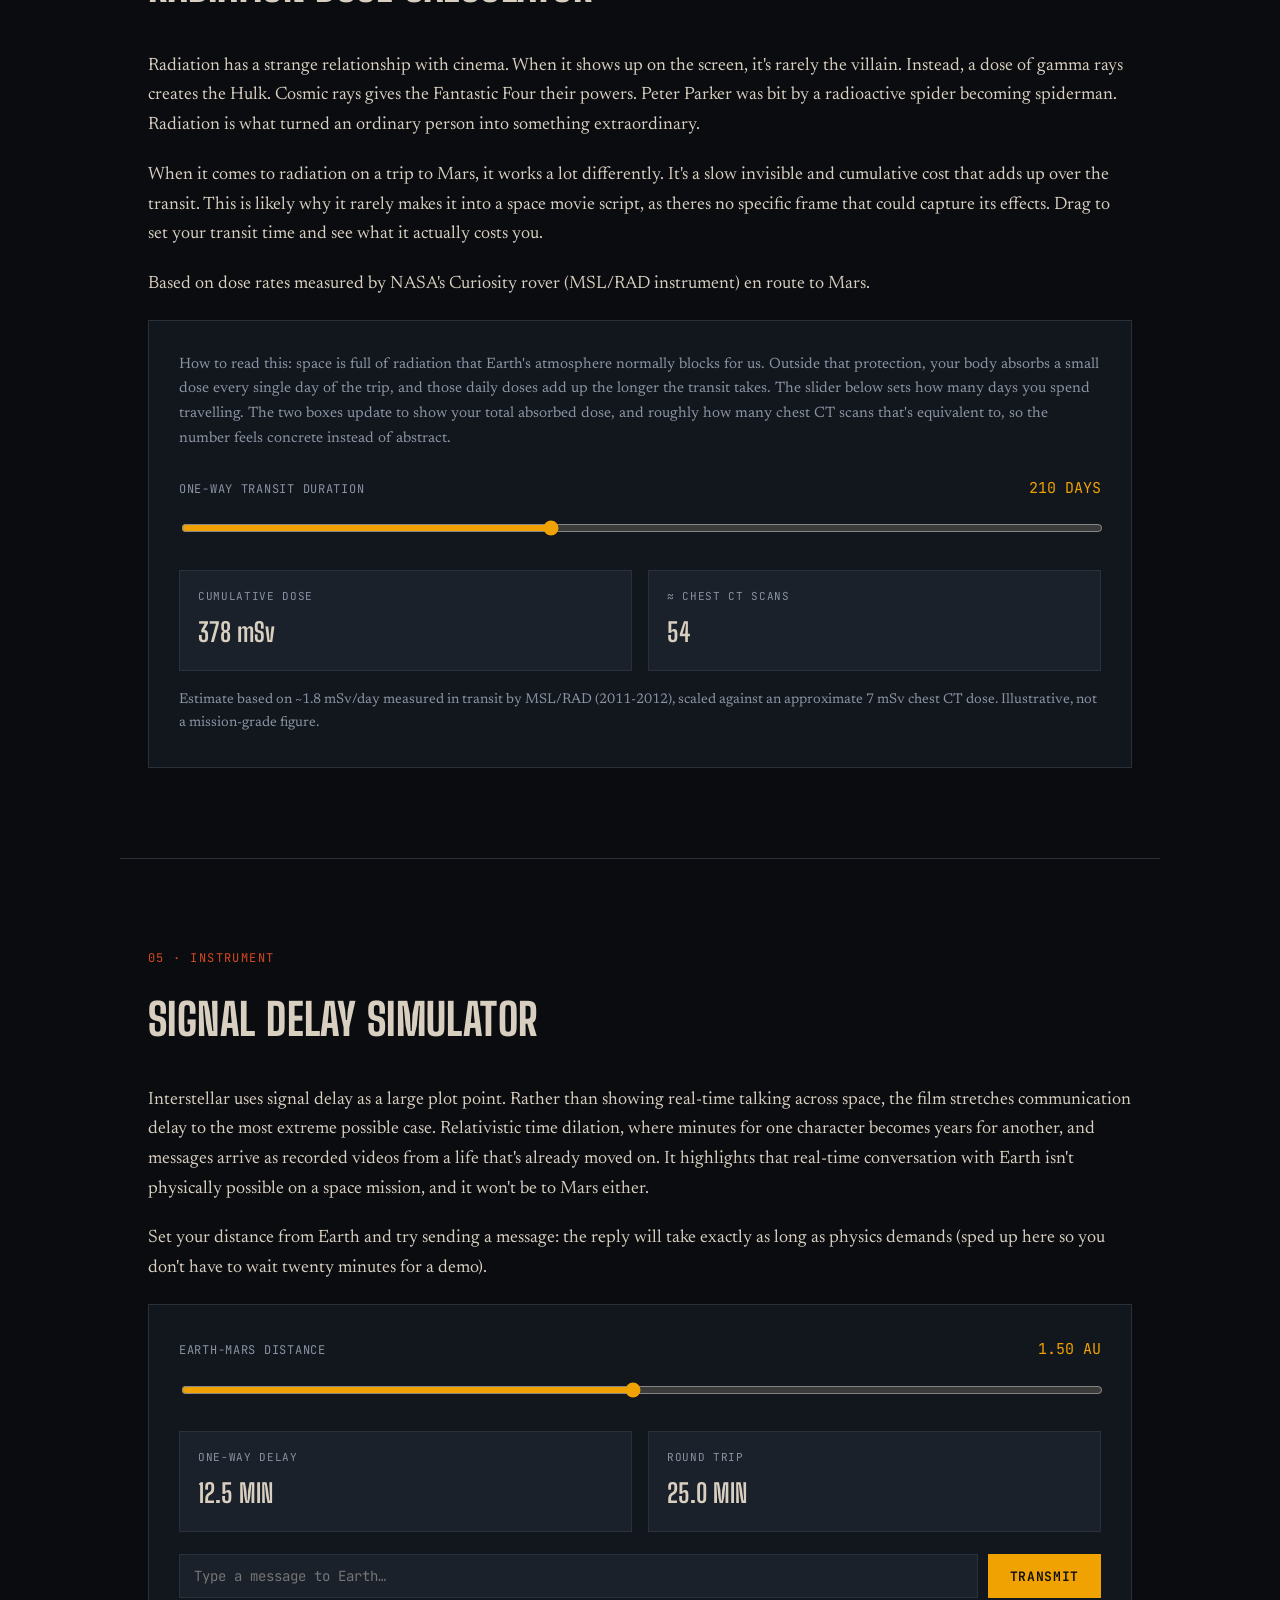
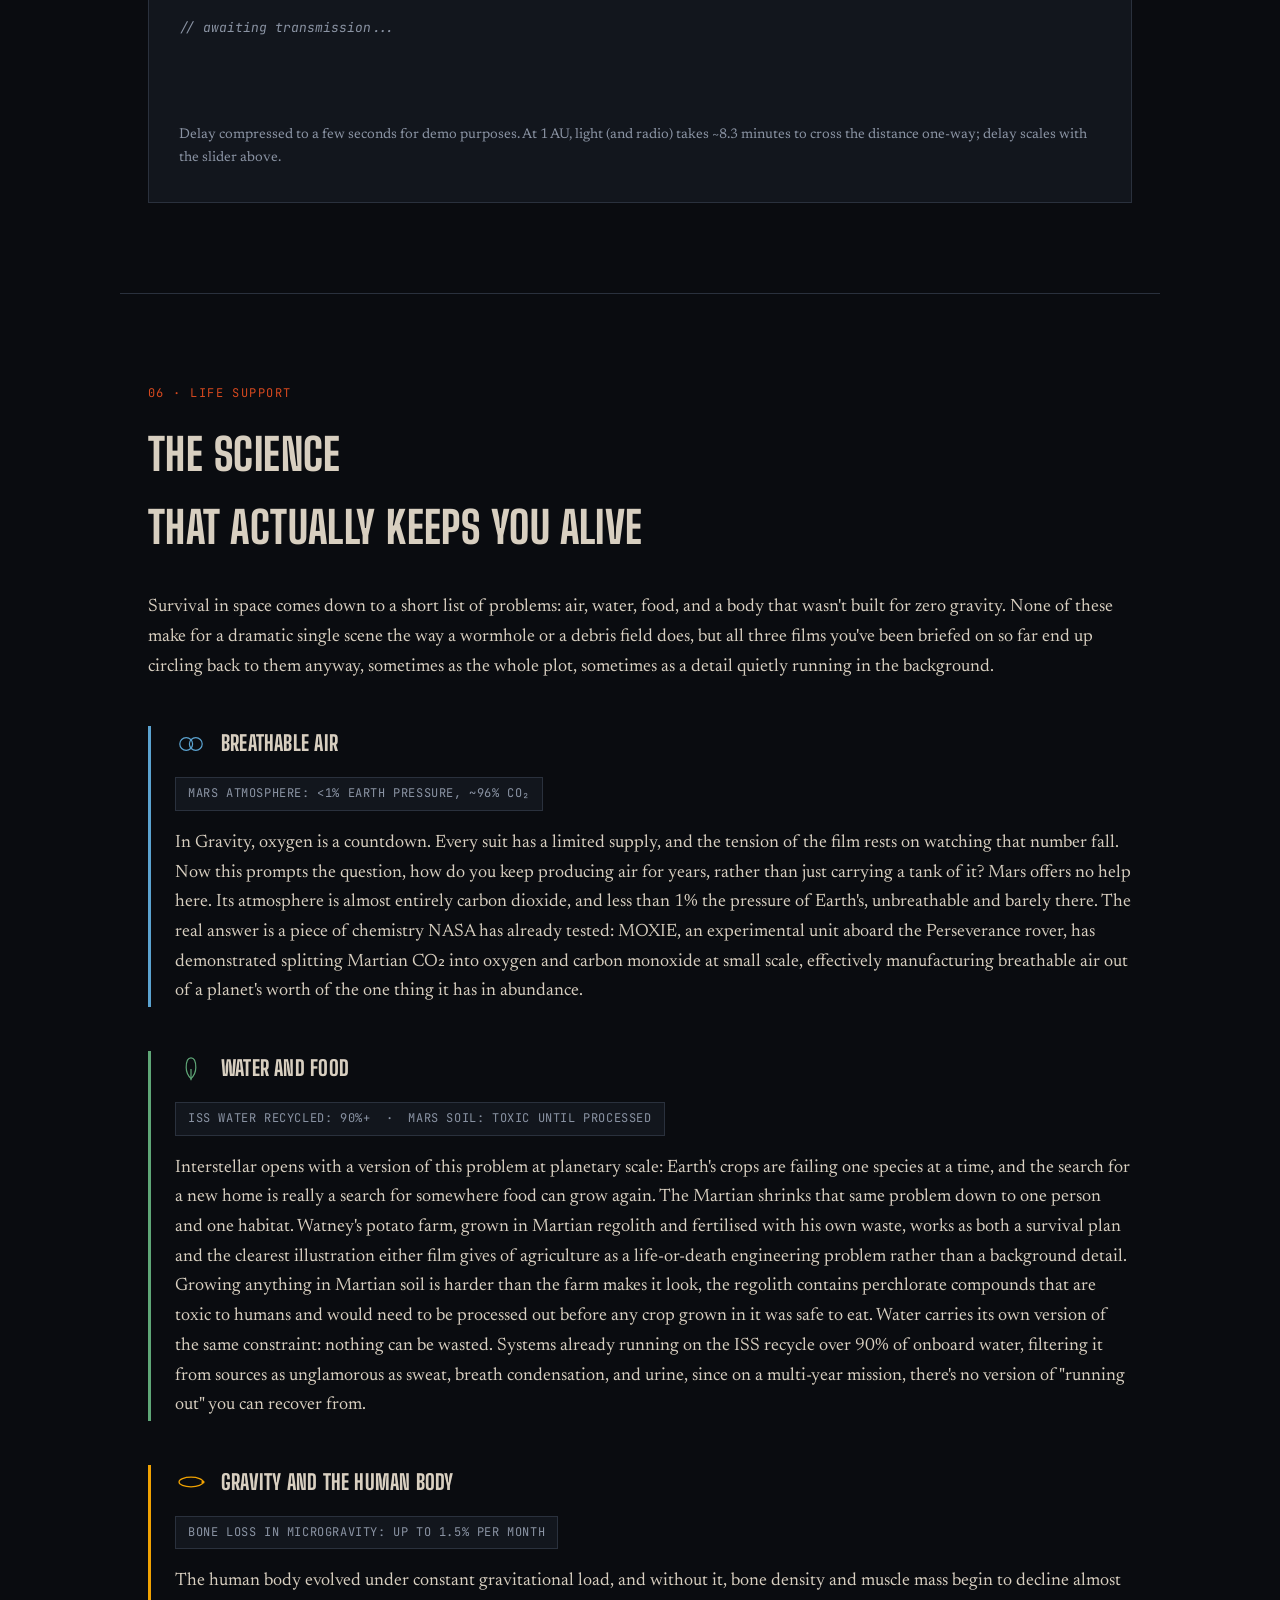
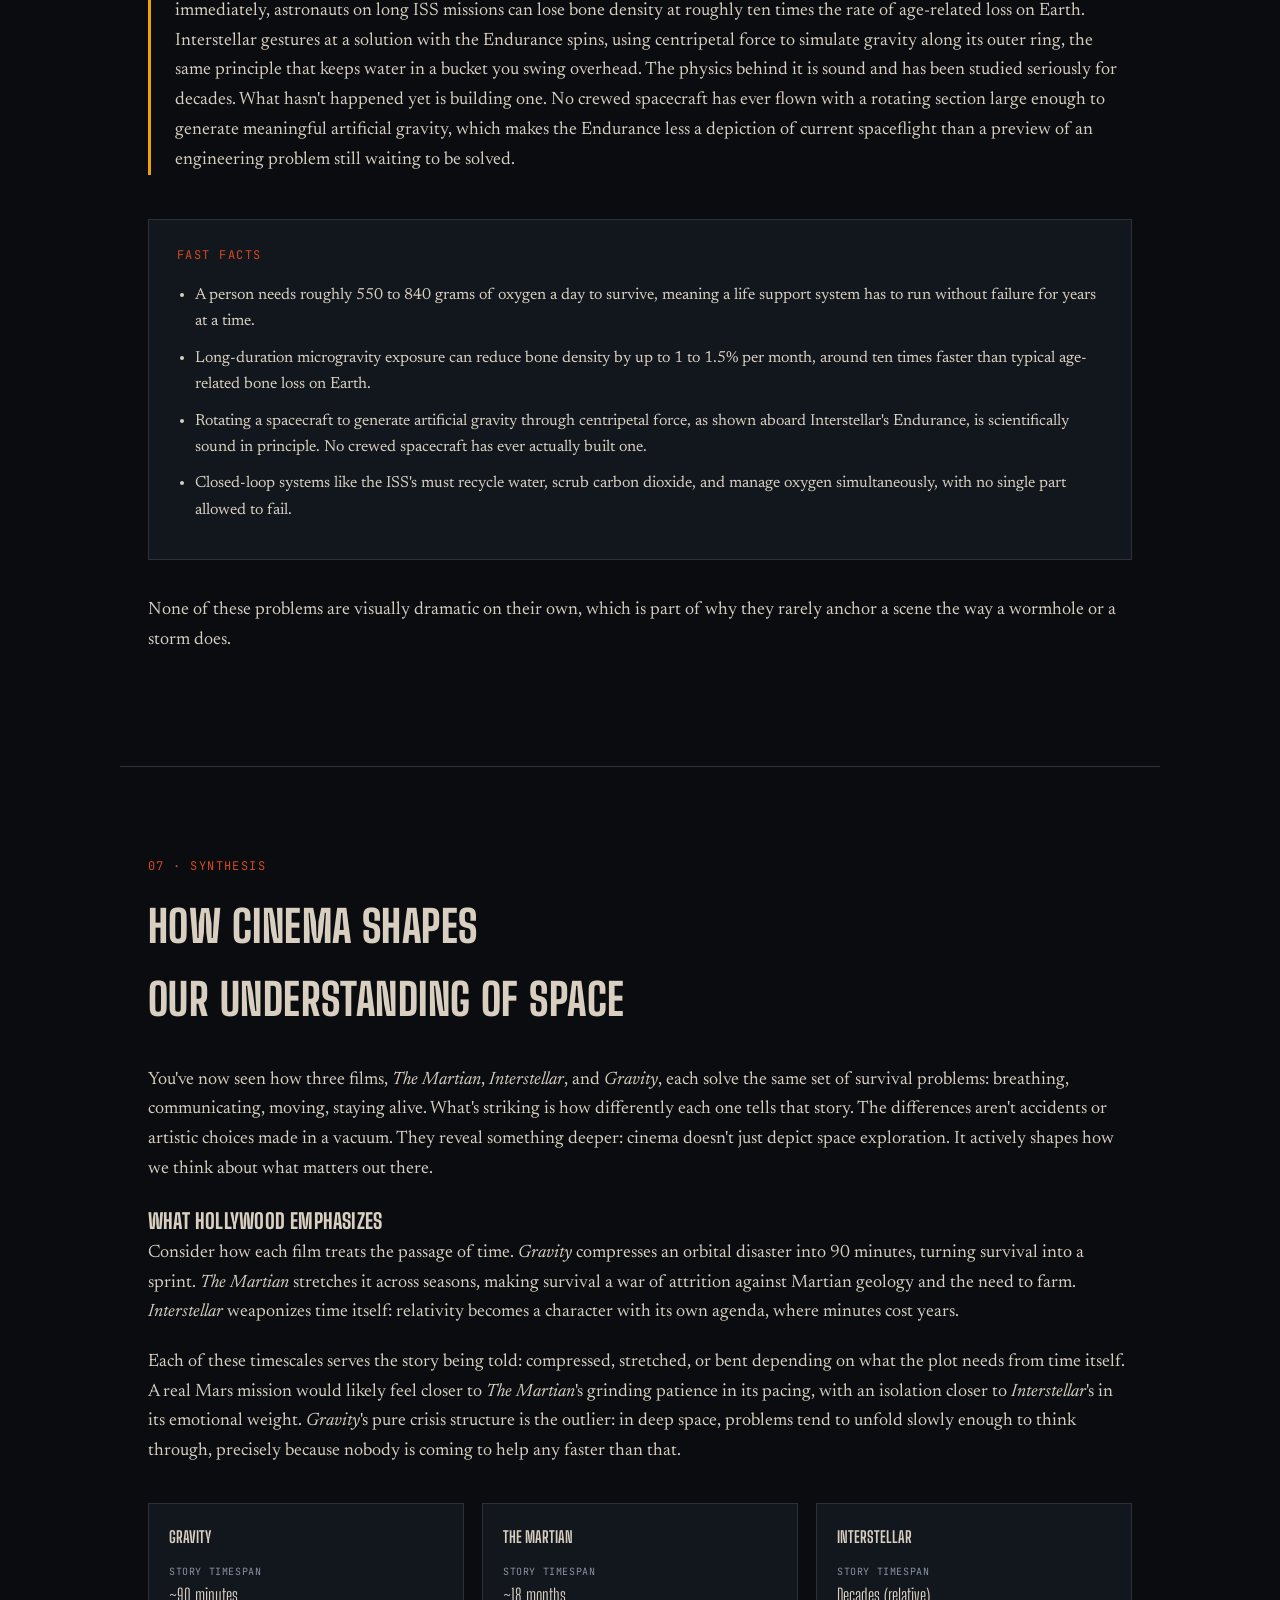
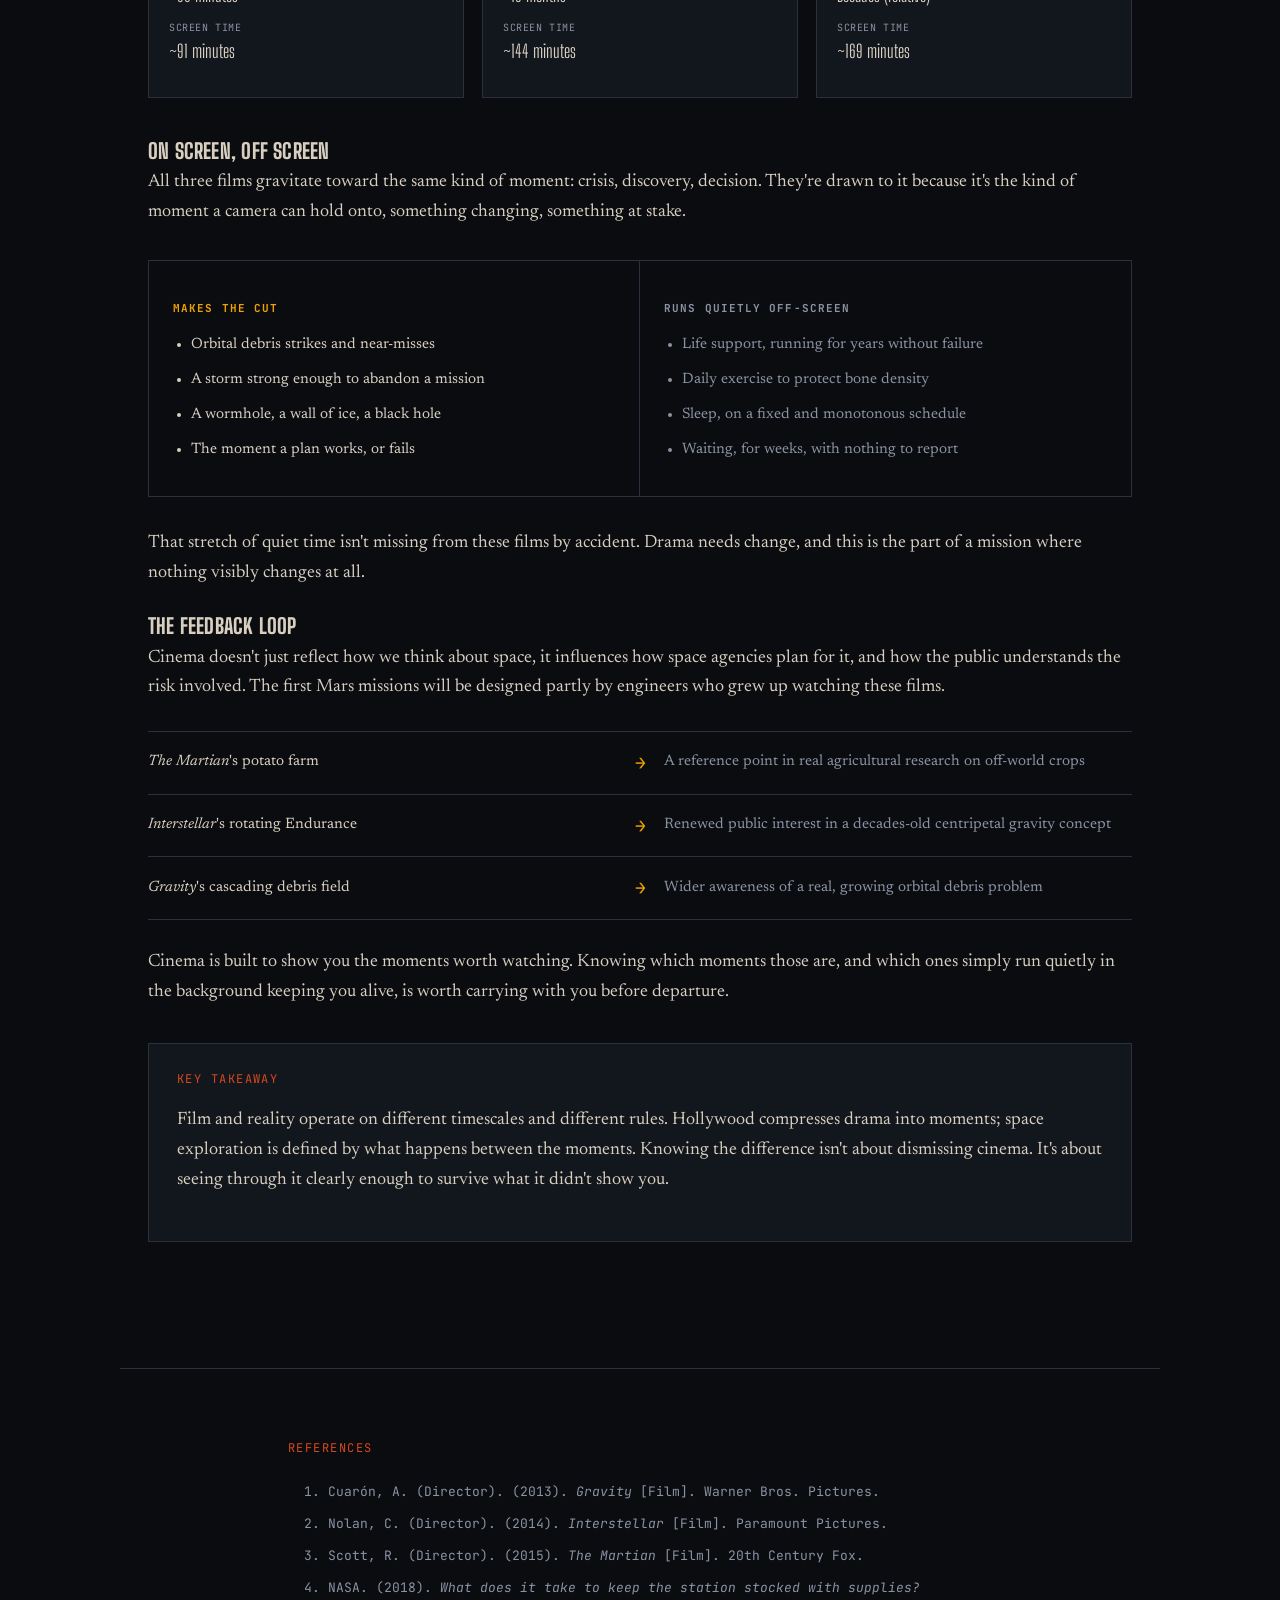
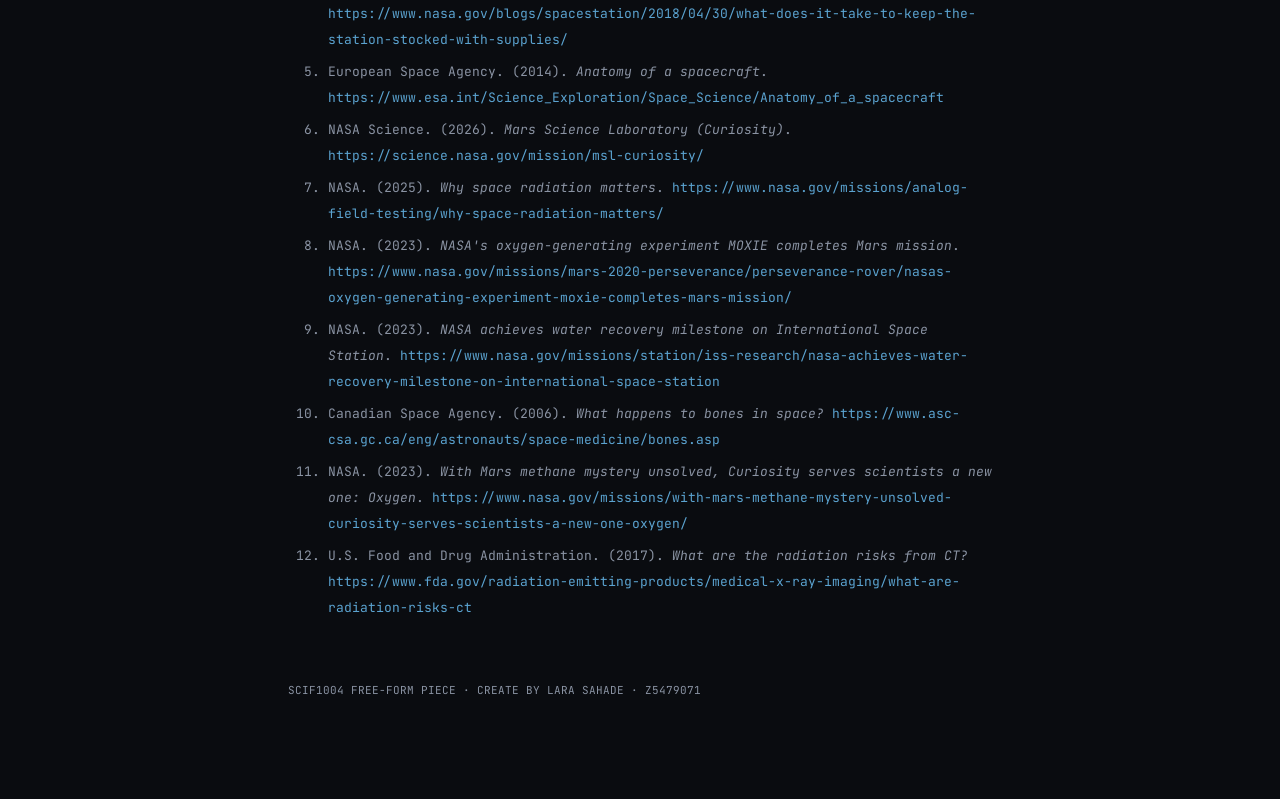
<file: space-survival-handbook.html>
<!doctype html>
<html lang="en">
  <head>
    <meta charset="UTF-8" />
    <meta name="viewport" content="width=device-width, initial-scale=1.0" />
    <title>The Space Survival Handbook</title>
    <link rel="preconnect" href="https://fonts.googleapis.com" />
    <link
      href="https://fonts.googleapis.com/css2?family=Big+Shoulders+Display:wght@600;700;800;900&family=Newsreader:ital,opsz,wght@0,6..72,400;0,6..72,500;0,6..72,600;1,6..72,400&family=JetBrains+Mono:wght@400;500;600&display=swap"
      rel="stylesheet"
    />
    <link rel="stylesheet" href="style.css" />
  </head>
  <body class="locked">
    <!-- ============ BOOT / SELECTION SCREEN ============ -->
    <div id="boot">
      <canvas id="bootCanvas"></canvas>
      <div class="boot-log mono" id="bootLog">&nbsp;</div>
      <h1 class="boot-title" id="bootTitle">
        Congratulations. If you're reading this, you've been selected as one of
        the lucky few to crew our journey to Mars.
      </h1>
      <p class="boot-sub" id="bootSub">
        Before you board, mission control has prepared a survival briefing built
        from thirteen years of Hollywood's classics.
      </p>
      <button id="beginBtn">BEGIN BRIEFING →</button>
      <div class="boot-scrollcue" id="bootScrollcue">
        <span>OPENING CREW FILE</span>
        <span class="chev">▾</span>
      </div>
    </div>

    <div class="stars"></div>

    <div class="statusbar">
      <div class="clockblock mono" id="missionClock">T-MINUS --</div>
      <nav>
        <a href="#manifest">Cargo Manifest</a>
        <a href="#radiation">Radiation</a>
        <a href="#comlink">Comm Delay</a>
        <a href="#films">Briefings</a>
        <a href="#refs">References</a>
      </nav>
    </div>

    <div class="hero" id="hero">
      <div class="patch">
        <svg viewBox="0 0 40 40" fill="none" xmlns="http://www.w3.org/2000/svg">
          <circle cx="20" cy="14" r="6" stroke="#F0A202" stroke-width="1.4" />
          <path
            d="M20 20 C11 20 6 27 6 34 H34 C34 27 29 20 20 20 Z"
            stroke="#F0A202"
            stroke-width="1.4"
          />
          <circle cx="20" cy="14" r="1.4" fill="#F0A202" />
        </svg>
      </div>
      <div class="eyebrow">CLASSIFIED · CREW EYES ONLY</div>
      <h1 class="headline">
        The Space Survival Handbook:
        <em>The Science of Getting to Mars</em>
      </h1>
      <p class="standfirst">Written by Lara Sahade (z5479071)</p>
      <div class="byline">
        <span>ISSUED TO: CREW MEMBER</span>
        <span>CLEARANCE: CREW</span>
        <span>EST. READ 9 MIN</span>
      </div>
    </div>

    <section>
      <div class="section-label">01 · DISPATCH</div>
      <h2 class="title">Welcome aboard</h2>
      <p class="dropcap">
        Long before our crew selection began, you'd already watched astronauts
        race around space and struggle with survival a doze time over, in
        cinemas, on laptops, half-paying attention on a plane. Without meaning
        to, these films built the shape of what you believe Mars survival looks
        like, long before mission planners ever explained what it actually
        takes.
      </p>
      <p>
        This handbook exists to close the gap, where each section starts with a
        piece of science that is central to surviving the transit and the planet
        itself. This is the same science thats embedded in the films you grew up
        on.
      </p>
      <blockquote>
        "Mankind was born on Earth. It was never meant to die here."
        <br /><span
          class="mono"
          style="font-size: 13px; font-style: normal; color: var(--text-dim)"
          >COOPER, INTERSTELLAR (2014)</span
        >
      </blockquote>
    </section>

    <section class="wide" id="films">
      <div class="section-label">02 · CASE STUDIES</div>
      <h2 class="title">Crew briefings: three films</h2>
      <p>
        Introduction to the films that we will refer to throughout this
        handbook.
      </p>
      <div class="film-grid">
        <div class="film-card">
          <h3>The Martian</h3>
          <div class="film-year">2015 · DIR. RIDLEY SCOTT</div>
          <p>
            Stranded alone on Mars after he is presumed dead, Mark Watney has to
            find a way to survive on an isolated planet.
          </p>
        </div>
        <div class="film-card">
          <h3>Interstellar</h3>
          <div class="film-year">2014 · DIR. CHRISTOPHER NOLAN</div>
          <p>
            As a crew searches for a new home for humanity near a black hole,
            they discover that time itself moves differently when close to
            something so massive.
          </p>
        </div>
        <div class="film-card">
          <h3>Gravity</h3>
          <div class="film-year">2013 · DIR. ALFONSO CUARÓN</div>
          <p>
            Stranded in an orbit after a debris strike destroys her shuttle,
            Ryan Stone has to navigate between stations using orbital physics.
          </p>
        </div>
      </div>
    </section>

    <section class="wide" id="manifest">
      <div class="section-label">03 · INTERACTIVE</div>
      <div class="manifest-head">
        <h2 class="title" style="margin-bottom: 0">Your cargo manifest</h2>
        <div class="gauge-wrap">
          <div class="gauge-label">PERSONAL PAYLOAD BUDGET</div>
          <div class="gauge-track">
            <div class="gauge-fill" id="gaugeFill"></div>
          </div>
          <div class="gauge-readout" id="gaugeReadout">0 / 400 KG LOADED</div>
        </div>
      </div>
      <p style="max-width: 640px; color: var(--text-dim); margin-bottom: 36px">
        Every kilogram sent to Mars costs roughly as much as its weight in gold
        to launch. Load your hold, then open each item to see the science behind
        it.
      </p>
      <div class="manifest-list" id="manifestList"></div>
    </section>

    <section class="wide" id="radiation">
      <div class="section-label">04 · INSTRUMENT</div>
      <h2 class="title">Radiation dose calculator</h2>
      <p>
        Radiation has a strange relationship with cinema. When it shows up on
        the screen, it's rarely the villain. Instead, a dose of gamma rays
        creates the Hulk. Cosmic rays gives the Fantastic Four their powers.
        Peter Parker was bit by a radioactive spider becoming spiderman.
        Radiation is what turned an ordinary person into something
        extraordinary.
      </p>

      <p>
        When it comes to radiation on a trip to Mars, it works a lot
        differently. It's a slow invisible and cumulative cost that adds up over
        the transit. This is likely why it rarely makes it into a space movie
        script, as theres no specific frame that could capture its effects. Drag
        to set your transit time and see what it actually costs you.
      </p>

      <p>
        Based on dose rates measured by NASA's Curiosity rover (MSL/RAD
        instrument) en route to Mars.
      </p>
      <div class="instrument">
        <p style="font-size: 15px; color: var(--text-dim); margin-bottom: 24px">
          How to read this: space is full of radiation that Earth's atmosphere
          normally blocks for us. Outside that protection, your body absorbs a
          small dose every single day of the trip, and those daily doses add up
          the longer the transit takes. The slider below sets how many days you
          spend travelling. The two boxes update to show your total absorbed
          dose, and roughly how many chest CT scans that's equivalent to, so the
          number feels concrete instead of abstract.
        </p>
        <div class="instrument-row">
          <label
            for="radSlider"
            class="mono"
            style="
              font-size: 12px;
              letter-spacing: 0.06em;
              color: var(--text-dim);
            "
            >ONE-WAY TRANSIT DURATION</label
          >
          <span class="val" id="radDaysLabel">210 DAYS</span>
        </div>
        <input
          type="range"
          id="radSlider"
          min="150"
          max="300"
          value="210"
          step="1"
        />
        <div class="readout-grid">
          <div class="readout">
            <div class="rlabel">CUMULATIVE DOSE</div>
            <div class="rvalue" id="radDose">378 mSv</div>
          </div>
          <div class="readout">
            <div class="rlabel">≈ CHEST CT SCANS</div>
            <div class="rvalue" id="radCT">54</div>
          </div>
        </div>
        <div class="instrument-note">
          Estimate based on ~1.8 mSv/day measured in transit by MSL/RAD
          (2011-2012), scaled against an approximate 7 mSv chest CT dose.
          Illustrative, not a mission-grade figure.
        </div>
      </div>
    </section>

    <section class="wide" id="comlink">
      <div class="section-label">05 · INSTRUMENT</div>
      <h2 class="title">Signal delay simulator</h2>
      <p>
        Interstellar uses signal delay as a large plot point. Rather than
        showing real-time talking across space, the film stretches communication
        delay to the most extreme possible case. Relativistic time dilation,
        where minutes for one character becomes years for another, and messages
        arrive as recorded videos from a life that's already moved on. It
        highlights that real-time conversation with Earth isn't physically
        possible on a space mission, and it won't be to Mars either.
      </p>

      <p>
        Set your distance from Earth and try sending a message: the reply will
        take exactly as long as physics demands (sped up here so you don't have
        to wait twenty minutes for a demo).
      </p>

      <div class="instrument">
        <div class="instrument-row">
          <label
            for="distSlider"
            class="mono"
            style="
              font-size: 12px;
              letter-spacing: 0.06em;
              color: var(--text-dim);
            "
            >EARTH-MARS DISTANCE</label
          >
          <span class="val" id="distLabel">1.5 AU</span>
        </div>
        <input
          type="range"
          id="distSlider"
          min="0.52"
          max="2.52"
          value="1.5"
          step="0.01"
        />
        <div class="readout-grid">
          <div class="readout">
            <div class="rlabel">ONE-WAY DELAY</div>
            <div class="rvalue" id="delayReal">12.5 MIN</div>
          </div>
          <div class="readout">
            <div class="rlabel">ROUND TRIP</div>
            <div class="rvalue" id="delayRoundtrip">25.0 MIN</div>
          </div>
        </div>
        <div class="comlink">
          <div class="comlink-input">
            <input
              type="text"
              id="comlinkText"
              class="mono"
              placeholder="Type a message to Earth…"
              maxlength="80"
            />
            <button id="comlinkSend">TRANSMIT</button>
          </div>
          <div class="comlink-log" id="comlinkLog">
            <div class="sys">// awaiting transmission...</div>
          </div>
        </div>
        <div class="instrument-note">
          Delay compressed to a few seconds for demo purposes. At 1 AU, light
          (and radio) takes ~8.3 minutes to cross the distance one-way; delay
          scales with the slider above.
        </div>
      </div>
    </section>

    <section>
      <div class="section-label">06 · LIFE SUPPORT</div>
      <h2 class="title">The science<br />that actually keeps you alive</h2>
      <p>
        Survival in space comes down to a short list of problems: air, water,
        food, and a body that wasn't built for zero gravity. None of these make
        for a dramatic single scene the way a wormhole or a debris field does,
        but all three films you've been briefed on so far end up circling back
        to them anyway, sometimes as the whole plot, sometimes as a detail
        quietly running in the background.
      </p>

      <div class="concept-block concept-block--air">
        <div class="concept-head">
          <svg
            class="concept-icon"
            viewBox="0 0 40 40"
            fill="none"
            stroke="currentColor"
            stroke-width="1.5"
          >
            <circle cx="14" cy="20" r="8" />
            <circle cx="26" cy="20" r="8" />
          </svg>
          <h3 style="margin: 0">Breathable air</h3>
        </div>
        <div class="concept-stat">
          MARS ATMOSPHERE: &lt;1% EARTH PRESSURE, ~96% CO₂
        </div>
        <p>
          In Gravity, oxygen is a countdown. Every suit has a limited supply,
          and the tension of the film rests on watching that number fall. Now
          this prompts the question, how do you keep producing air for years,
          rather than just carrying a tank of it? Mars offers no help here. Its
          atmosphere is almost entirely carbon dioxide, and less than 1% the
          pressure of Earth's, unbreathable and barely there. The real answer is
          a piece of chemistry NASA has already tested: MOXIE, an experimental
          unit aboard the Perseverance rover, has demonstrated splitting Martian
          CO₂ into oxygen and carbon monoxide at small scale, effectively
          manufacturing breathable air out of a planet's worth of the one thing
          it has in abundance.
        </p>
      </div>

      <div class="concept-block concept-block--food">
        <div class="concept-head">
          <svg
            class="concept-icon"
            viewBox="0 0 40 40"
            fill="none"
            stroke="currentColor"
            stroke-width="1.5"
          >
            <path
              d="M20 6 C14 6 14 14 14 18 C14 26 20 32 20 32 C20 32 26 26 26 18 C26 14 26 6 20 6 Z"
            />
            <line x1="20" y1="20" x2="20" y2="34" />
          </svg>
          <h3 style="margin: 0">Water and food</h3>
        </div>
        <div class="concept-stat">
          ISS WATER RECYCLED: 90%+ &nbsp;·&nbsp; MARS SOIL: TOXIC UNTIL
          PROCESSED
        </div>
        <p>
          Interstellar opens with a version of this problem at planetary scale:
          Earth's crops are failing one species at a time, and the search for a
          new home is really a search for somewhere food can grow again. The
          Martian shrinks that same problem down to one person and one habitat.
          Watney's potato farm, grown in Martian regolith and fertilised with
          his own waste, works as both a survival plan and the clearest
          illustration either film gives of agriculture as a life-or-death
          engineering problem rather than a background detail. Growing anything
          in Martian soil is harder than the farm makes it look, the regolith
          contains perchlorate compounds that are toxic to humans and would need
          to be processed out before any crop grown in it was safe to eat. Water
          carries its own version of the same constraint: nothing can be wasted.
          Systems already running on the ISS recycle over 90% of onboard water,
          filtering it from sources as unglamorous as sweat, breath
          condensation, and urine, since on a multi-year mission, there's no
          version of "running out" you can recover from.
        </p>
      </div>

      <div class="concept-block concept-block--gravity">
        <div class="concept-head">
          <svg
            class="concept-icon"
            viewBox="0 0 40 40"
            fill="none"
            stroke="currentColor"
            stroke-width="1.5"
          >
            <ellipse cx="20" cy="20" rx="15" ry="6" />
            <circle cx="35" cy="20" r="2" fill="currentColor" stroke="none" />
          </svg>
          <h3 style="margin: 0">Gravity and the human body</h3>
        </div>
        <div class="concept-stat">
          BONE LOSS IN MICROGRAVITY: UP TO 1.5% PER MONTH
        </div>
        <p>
          The human body evolved under constant gravitational load, and without
          it, bone density and muscle mass begin to decline almost immediately,
          astronauts on long ISS missions can lose bone density at roughly ten
          times the rate of age-related loss on Earth. Interstellar gestures at
          a solution with the Endurance spins, using centripetal force to
          simulate gravity along its outer ring, the same principle that keeps
          water in a bucket you swing overhead. The physics behind it is sound
          and has been studied seriously for decades. What hasn't happened yet
          is building one. No crewed spacecraft has ever flown with a rotating
          section large enough to generate meaningful artificial gravity, which
          makes the Endurance less a depiction of current spaceflight than a
          preview of an engineering problem still waiting to be solved.
        </p>
      </div>

      <div class="factbox">
        <div class="section-label">FAST FACTS</div>
        <ul>
          <li>
            A person needs roughly 550 to 840 grams of oxygen a day to survive,
            meaning a life support system has to run without failure for years
            at a time.
          </li>
          <li>
            Long-duration microgravity exposure can reduce bone density by up to
            1 to 1.5% per month, around ten times faster than typical
            age-related bone loss on Earth.
          </li>
          <li>
            Rotating a spacecraft to generate artificial gravity through
            centripetal force, as shown aboard Interstellar's Endurance, is
            scientifically sound in principle. No crewed spacecraft has ever
            actually built one.
          </li>
          <li>
            Closed-loop systems like the ISS's must recycle water, scrub carbon
            dioxide, and manage oxygen simultaneously, with no single part
            allowed to fail.
          </li>
        </ul>
      </div>

      <p>
        None of these problems are visually dramatic on their own, which is part
        of why they rarely anchor a scene the way a wormhole or a storm does.
      </p>
    </section>

    <section>
      <div class="section-label">07 · SYNTHESIS</div>
      <h2 class="title">How cinema shapes<br />our understanding of space</h2>
      <p>
        You've now seen how three films, <em>The Martian</em>,
        <em>Interstellar</em>, and <em>Gravity</em>, each solve the same set of
        survival problems: breathing, communicating, moving, staying alive.
        What's striking is how differently each one tells that story. The
        differences aren't accidents or artistic choices made in a vacuum. They
        reveal something deeper: cinema doesn't just depict space exploration.
        It actively shapes how we think about what matters out there.
      </p>

      <h3>What Hollywood emphasizes</h3>
      <p>
        Consider how each film treats the passage of time.
        <em>Gravity</em> compresses an orbital disaster into 90 minutes, turning
        survival into a sprint. <em>The Martian</em> stretches it across
        seasons, making survival a war of attrition against Martian geology and
        the need to farm. <em>Interstellar</em> weaponizes time itself:
        relativity becomes a character with its own agenda, where minutes cost
        years.
      </p>

      <p>
        Each of these timescales serves the story being told: compressed,
        stretched, or bent depending on what the plot needs from time itself. A
        real Mars mission would likely feel closer to <em>The Martian</em>'s
        grinding patience in its pacing, with an isolation closer to
        <em>Interstellar</em>'s in its emotional weight. <em>Gravity</em>'s pure
        crisis structure is the outlier: in deep space, problems tend to unfold
        slowly enough to think through, precisely because nobody is coming to
        help any faster than that.
      </p>

      <div class="pace-grid">
        <div class="pace-card">
          <h4>Gravity</h4>
          <div class="pace-row">
            <div class="rlabel">STORY TIMESPAN</div>
            <div class="rvalue">~90 minutes</div>
          </div>
          <div class="pace-row">
            <div class="rlabel">SCREEN TIME</div>
            <div class="rvalue">~91 minutes</div>
          </div>
        </div>
        <div class="pace-card">
          <h4>The Martian</h4>
          <div class="pace-row">
            <div class="rlabel">STORY TIMESPAN</div>
            <div class="rvalue">~18 months</div>
          </div>
          <div class="pace-row">
            <div class="rlabel">SCREEN TIME</div>
            <div class="rvalue">~144 minutes</div>
          </div>
        </div>
        <div class="pace-card">
          <h4>Interstellar</h4>
          <div class="pace-row">
            <div class="rlabel">STORY TIMESPAN</div>
            <div class="rvalue">Decades (relative)</div>
          </div>
          <div class="pace-row">
            <div class="rlabel">SCREEN TIME</div>
            <div class="rvalue">~169 minutes</div>
          </div>
        </div>
      </div>

      <h3>On screen, off screen</h3>
      <p>
        All three films gravitate toward the same kind of moment: crisis,
        discovery, decision. They're drawn to it because it's the kind of moment
        a camera can hold onto, something changing, something at stake.
      </p>

      <div class="screen-split">
        <div class="screen-col on">
          <h4>MAKES THE CUT</h4>
          <ul>
            <li>Orbital debris strikes and near-misses</li>
            <li>A storm strong enough to abandon a mission</li>
            <li>A wormhole, a wall of ice, a black hole</li>
            <li>The moment a plan works, or fails</li>
          </ul>
        </div>
        <div class="screen-col off">
          <h4>RUNS QUIETLY OFF-SCREEN</h4>
          <ul>
            <li>Life support, running for years without failure</li>
            <li>Daily exercise to protect bone density</li>
            <li>Sleep, on a fixed and monotonous schedule</li>
            <li>Waiting, for weeks, with nothing to report</li>
          </ul>
        </div>
      </div>

      <p>
        That stretch of quiet time isn't missing from these films by accident.
        Drama needs change, and this is the part of a mission where nothing
        visibly changes at all.
      </p>

      <h3>The feedback loop</h3>
      <p>
        Cinema doesn't just reflect how we think about space, it influences how
        space agencies plan for it, and how the public understands the risk
        involved. The first Mars missions will be designed partly by engineers
        who grew up watching these films.
      </p>

      <div class="influence-list">
        <div class="influence-row">
          <div class="scene"><em>The Martian</em>'s potato farm</div>
          <div class="arrow">→</div>
          <div class="real">
            A reference point in real agricultural research on off-world crops
          </div>
        </div>
        <div class="influence-row">
          <div class="scene"><em>Interstellar</em>'s rotating Endurance</div>
          <div class="arrow">→</div>
          <div class="real">
            Renewed public interest in a decades-old centripetal gravity concept
          </div>
        </div>
        <div class="influence-row">
          <div class="scene"><em>Gravity</em>'s cascading debris field</div>
          <div class="arrow">→</div>
          <div class="real">
            Wider awareness of a real, growing orbital debris problem
          </div>
        </div>
      </div>

      <p>
        Cinema is built to show you the moments worth watching. Knowing which
        moments those are, and which ones simply run quietly in the background
        keeping you alive, is worth carrying with you before departure.
      </p>

      <div class="factbox">
        <div class="section-label">KEY TAKEAWAY</div>
        <p>
          Film and reality operate on different timescales and different rules.
          Hollywood compresses drama into moments; space exploration is defined
          by what happens between the moments. Knowing the difference isn't
          about dismissing cinema. It's about seeing through it clearly enough
          to survive what it didn't show you.
        </p>
      </div>
    </section>

    <footer id="refs">
      <div class="section-label">REFERENCES</div>
      <ol class="refs">
        <li>
          Cuarón, A. (Director). (2013). <em>Gravity</em> [Film]. Warner Bros.
          Pictures.
        </li>
        <li>
          Nolan, C. (Director). (2014). <em>Interstellar</em> [Film]. Paramount
          Pictures.
        </li>
        <li>
          Scott, R. (Director). (2015). <em>The Martian</em> [Film]. 20th
          Century Fox.
        </li>
        <li>
          NASA. (2018).
          <em>What does it take to keep the station stocked with supplies?</em>
          <a
            href="https://www.nasa.gov/blogs/spacestation/2018/04/30/what-does-it-take-to-keep-the-station-stocked-with-supplies/"
            target="_blank"
            rel="noopener"
            >https://www.nasa.gov/blogs/spacestation/2018/04/30/what-does-it-take-to-keep-the-station-stocked-with-supplies/</a
          >
        </li>
        <li>
          European Space Agency. (2014). <em>Anatomy of a spacecraft</em>.
          <a
            href="https://www.esa.int/Science_Exploration/Space_Science/Anatomy_of_a_spacecraft"
            target="_blank"
            rel="noopener"
            >https://www.esa.int/Science_Exploration/Space_Science/Anatomy_of_a_spacecraft</a
          >
        </li>
        <li>
          NASA Science. (2026). <em>Mars Science Laboratory (Curiosity)</em>.
          <a
            href="https://science.nasa.gov/mission/msl-curiosity/"
            target="_blank"
            rel="noopener"
            >https://science.nasa.gov/mission/msl-curiosity/</a
          >
        </li>
        <li>
          NASA. (2025). <em>Why space radiation matters</em>.
          <a
            href="https://www.nasa.gov/missions/analog-field-testing/why-space-radiation-matters/"
            target="_blank"
            rel="noopener"
            >https://www.nasa.gov/missions/analog-field-testing/why-space-radiation-matters/</a
          >
        </li>
        <li>
          NASA. (2023).
          <em
            >NASA's oxygen-generating experiment MOXIE completes Mars
            mission</em
          >.
          <a
            href="https://www.nasa.gov/missions/mars-2020-perseverance/perseverance-rover/nasas-oxygen-generating-experiment-moxie-completes-mars-mission/"
            target="_blank"
            rel="noopener"
            >https://www.nasa.gov/missions/mars-2020-perseverance/perseverance-rover/nasas-oxygen-generating-experiment-moxie-completes-mars-mission/</a
          >
        </li>
        <li>
          NASA. (2023).
          <em
            >NASA achieves water recovery milestone on International Space
            Station</em
          >.
          <a
            href="https://www.nasa.gov/missions/station/iss-research/nasa-achieves-water-recovery-milestone-on-international-space-station"
            target="_blank"
            rel="noopener"
            >https://www.nasa.gov/missions/station/iss-research/nasa-achieves-water-recovery-milestone-on-international-space-station</a
          >
        </li>
        <li>
          Canadian Space Agency. (2006).
          <em>What happens to bones in space?</em>
          <a
            href="https://www.asc-csa.gc.ca/eng/astronauts/space-medicine/bones.asp"
            target="_blank"
            rel="noopener"
            >https://www.asc-csa.gc.ca/eng/astronauts/space-medicine/bones.asp</a
          >
        </li>
        <li>
          NASA. (2023).
          <em
            >With Mars methane mystery unsolved, Curiosity serves scientists a
            new one: Oxygen</em
          >.
          <a
            href="https://www.nasa.gov/missions/with-mars-methane-mystery-unsolved-curiosity-serves-scientists-a-new-one-oxygen/"
            target="_blank"
            rel="noopener"
            >https://www.nasa.gov/missions/with-mars-methane-mystery-unsolved-curiosity-serves-scientists-a-new-one-oxygen/</a
          >
        </li>
        <li>
          U.S. Food and Drug Administration. (2017).
          <em>What are the radiation risks from CT?</em>
          <a
            href="https://www.fda.gov/radiation-emitting-products/medical-x-ray-imaging/what-are-radiation-risks-ct"
            target="_blank"
            rel="noopener"
            >https://www.fda.gov/radiation-emitting-products/medical-x-ray-imaging/what-are-radiation-risks-ct</a
          >
        </li>
      </ol>
      <div class="colophon">
        SCIF1004 FREE-FORM PIECE · CREATE BY LARA SAHADE · Z5479071
      </div>
    </footer>

    <script src="boot.js"></script>
    <script src="mission-clock.js"></script>
    <script src="cargo.js"></script>
    <script src="radiation-calc.js"></script>
    <script src="signal-delay.js"></script>
  </body>
</html>
</file>
<file: style.css>
:root {
  --bg-void: #0a0c10;
  --bg-panel: #12161d;
  --bg-panel-2: #1b212b;
  --mars-rust: #b23a1f;
  --mars-rust-bright: #d6491f;
  --signal-amber: #f0a202;
  --regolith: #d8cfc0;
  --telemetry-blue: #5ba3d0;
  --text-dim: #8a93a3;
  --hairline: #2a313d;
  --ok-green: #5fa777;
}
* {
  box-sizing: border-box;
}
html {
  scroll-behavior: smooth;
}
body {
  margin: 0;
  background: var(--bg-void);
  color: var(--regolith);
  font-family: 'Newsreader', serif;
  font-size: 18px;
  line-height: 1.65;
  overflow-x: hidden;
}
body.locked {
  overflow: hidden;
  height: 100vh;
}
h1,
h2,
h3,
.display {
  font-family: 'Big Shoulders Display', sans-serif;
  text-transform: uppercase;
  letter-spacing: 0.01em;
  font-weight: 800;
  color: var(--regolith);
  margin: 0;
}
.mono {
  font-family: 'JetBrains Mono', monospace;
}
a {
  color: var(--telemetry-blue);
}
button {
  font-family: inherit;
  cursor: pointer;
}

/* ================= BOOT / SELECTION SCREEN ================= */
#boot {
  position: fixed;
  inset: 0;
  z-index: 200;
  background: var(--bg-void);
  display: flex;
  flex-direction: column;
  align-items: center;
  justify-content: center;
  text-align: center;
  padding: 40px;
  transition:
    opacity 0.8s ease,
    visibility 0.8s ease;
}
#boot.hidden {
  opacity: 0;
  visibility: hidden;
  pointer-events: none;
}
#bootCanvas {
  position: absolute;
  inset: 0;
  z-index: -1;
}
.boot-log {
  font-family: 'JetBrains Mono', monospace;
  font-size: 13px;
  color: var(--ok-green);
  letter-spacing: 0.05em;
  min-height: 20px;
  margin-bottom: 26px;
}
.boot-log .cursor {
  animation: blink 1s step-end infinite;
}
@keyframes blink {
  50% {
    opacity: 0;
  }
}
.boot-title {
  font-size: clamp(28px, 5vw, 45px);
  max-width: 720px;
  opacity: 0;
  transition: opacity 1s ease;
}
.boot-title.show {
  opacity: 1;
}
.boot-sub {
  font-family: 'Newsreader', serif;
  font-style: italic;
  color: var(--text-dim);
  font-size: 18px;
  max-width: 520px;
  margin-top: 20px;
  opacity: 0;
  transition: opacity 1s ease 0.3s;
}
.boot-sub.show {
  opacity: 1;
}
#beginBtn {
  margin-top: 44px;
  background: transparent;
  border: 1.5px solid var(--signal-amber);
  color: var(--signal-amber);
  font-family: 'JetBrains Mono', monospace;
  letter-spacing: 0.1em;
  font-size: 13px;
  padding: 14px 30px;
  opacity: 0;
  transition:
    opacity 1s ease 0.6s,
    background 0.2s ease,
    color 0.2s ease;
}
#beginBtn.show {
  opacity: 1;
}
#beginBtn:hover {
  background: var(--signal-amber);
  color: var(--bg-void);
}
.boot-scrollcue {
  position: absolute;
  bottom: 34px;
  left: 50%;
  transform: translateX(-50%);
  font-family: 'JetBrains Mono', monospace;
  font-size: 11px;
  letter-spacing: 0.12em;
  color: var(--text-dim);
  opacity: 0;
  transition: opacity 1s ease 1s;
  display: flex;
  flex-direction: column;
  align-items: center;
  gap: 6px;
}
.boot-scrollcue.show {
  opacity: 0.7;
}
.boot-scrollcue .chev {
  animation: chevbob 1.6s ease-in-out infinite;
  display: inline-block;
}
@keyframes chevbob {
  0%,
  100% {
    transform: translateY(0);
  }
  50% {
    transform: translateY(5px);
  }
}

/* ================= AMBIENT STARFIELD (main page) ================= */
.stars {
  position: fixed;
  inset: 0;
  z-index: -1;
  pointer-events: none;
  background-image:
    radial-gradient(1px 1px at 20% 30%, rgba(216, 207, 192, 0.5), transparent),
    radial-gradient(1px 1px at 65% 15%, rgba(216, 207, 192, 0.4), transparent),
    radial-gradient(
      1.5px 1.5px at 80% 60%,
      rgba(216, 207, 192, 0.35),
      transparent
    ),
    radial-gradient(1px 1px at 40% 80%, rgba(216, 207, 192, 0.4), transparent),
    radial-gradient(1px 1px at 90% 40%, rgba(216, 207, 192, 0.3), transparent),
    radial-gradient(
      1.5px 1.5px at 10% 65%,
      rgba(216, 207, 192, 0.3),
      transparent
    );
  background-size: 700px 700px;
  opacity: 0.6;
}

/* ================= STATUS BAR ================= */
.statusbar {
  position: sticky;
  top: 0;
  z-index: 50;
  display: flex;
  align-items: center;
  justify-content: space-between;
  padding: 10px 28px;
  background: rgba(10, 12, 16, 0.92);
  backdrop-filter: blur(6px);
  border-bottom: 1px solid var(--hairline);
  font-family: 'JetBrains Mono', monospace;
  font-size: 12px;
  letter-spacing: 0.06em;
  color: var(--text-dim);
  flex-wrap: wrap;
  gap: 10px;
}
.statusbar .clockblock {
  color: var(--signal-amber);
}
.statusbar nav {
  display: flex;
  gap: 22px;
  flex-wrap: wrap;
}
.statusbar nav a {
  color: var(--text-dim);
  text-decoration: none;
}
.statusbar nav a:hover {
  color: var(--regolith);
}

/* ================= HERO ================= */
.hero {
  position: relative;
  padding: 110px 28px 90px;
  max-width: 1000px;
  margin: 0 auto;
  border-bottom: 1px solid var(--hairline);
}
.hero > * {
  opacity: 0;
  transform: translateY(16px);
}
.hero.reveal > * {
  opacity: 1;
  transform: translateY(0);
  transition:
    opacity 0.7s ease,
    transform 0.7s ease;
}
.hero.reveal .patch {
  transition-delay: 0.05s;
}
.hero.reveal .eyebrow {
  transition-delay: 0.15s;
}
.hero.reveal .headline {
  transition-delay: 0.25s;
}
.hero.reveal .standfirst {
  transition-delay: 0.4s;
}
.hero.reveal .byline {
  transition-delay: 0.55s;
}
.patch {
  width: 78px;
  height: 78px;
  border: 2px solid var(--mars-rust-bright);
  border-radius: 50%;
  display: flex;
  align-items: center;
  justify-content: center;
  margin-bottom: 28px;
  position: relative;
}
.patch::before {
  content: '';
  position: absolute;
  inset: 6px;
  border: 1px dashed var(--signal-amber);
  border-radius: 50%;
  opacity: 0.55;
}
.patch svg {
  width: 34px;
  height: 34px;
}
.eyebrow {
  font-family: 'JetBrains Mono', monospace;
  color: var(--mars-rust-bright);
  letter-spacing: 0.12em;
  font-size: 13px;
  margin-bottom: 18px;
}
h1.headline {
  font-size: clamp(38px, 6.4vw, 76px);
  line-height: 0.98;
}
h1.headline em {
  font-style: normal;
  color: var(--mars-rust-bright);
}
.standfirst {
  font-family: 'Newsreader', serif;
  font-style: italic;
  font-size: 22px;
  color: var(--text-dim);
  max-width: 640px;
  margin-top: 26px;
}
.byline {
  margin-top: 34px;
  font-family: 'JetBrains Mono', monospace;
  font-size: 12px;
  color: var(--text-dim);
  letter-spacing: 0.05em;
  display: flex;
  gap: 24px;
  flex-wrap: wrap;
}

/* ================= SECTION SHELL ================= */
section {
  max-width: 1040px;
  margin: 0 auto;
  padding: 90px 28px;
  border-bottom: 1px solid var(--hairline);
}
section.wide {
  max-width: 1040px;
}
.section-label {
  font-family: 'JetBrains Mono', monospace;
  font-size: 12px;
  color: var(--mars-rust-bright);
  letter-spacing: 0.12em;
  margin-bottom: 14px;
}
h2.title {
  font-size: clamp(30px, 4vw, 44px);
  margin-bottom: 30px;
}
p {
  margin: 0 0 20px;
}
.dropcap:first-letter {
  font-family: 'Big Shoulders Display', sans-serif;
  font-weight: 800;
  font-size: 64px;
  float: left;
  line-height: 0.8;
  padding-right: 10px;
  color: var(--mars-rust-bright);
}
blockquote {
  margin: 36px 0;
  padding: 6px 0 6px 26px;
  border-left: 3px solid var(--signal-amber);
  font-style: italic;
  font-size: 23px;
  color: var(--regolith);
}

/* ================= CARGO MANIFEST ================= */
.manifest-head {
  display: flex;
  justify-content: space-between;
  align-items: flex-end;
  flex-wrap: wrap;
  gap: 20px;
  margin-bottom: 34px;
}
.gauge-wrap {
  font-family: 'JetBrains Mono', monospace;
  text-align: right;
}
.gauge-label {
  font-size: 11px;
  color: var(--text-dim);
  letter-spacing: 0.08em;
  margin-bottom: 6px;
}
.gauge-track {
  width: 260px;
  height: 14px;
  background: var(--bg-panel-2);
  border: 1px solid var(--hairline);
  position: relative;
  overflow: hidden;
}
.gauge-fill {
  height: 100%;
  background: var(--ok-green);
  width: 0%;
  transition:
    width 0.35s ease,
    background 0.35s ease;
}
.gauge-fill.over {
  background: var(--mars-rust-bright);
}
.gauge-readout {
  font-size: 13px;
  margin-top: 6px;
  color: var(--regolith);
}
.gauge-readout.over {
  color: var(--mars-rust-bright);
}

.manifest-list {
  display: flex;
  flex-direction: column;
  border-top: 1px solid var(--hairline);
}
.item {
  border-bottom: 1px solid var(--hairline);
  border-left: 3px solid transparent;
  transition:
    border-left-color 0.25s ease,
    background 0.25s ease;
}
.item[data-cat='protection'] {
  border-left-color: rgba(214, 73, 31, 0.35);
}
.item[data-cat='life-support'] {
  border-left-color: rgba(95, 167, 119, 0.35);
}
.item[data-cat='power'] {
  border-left-color: rgba(240, 162, 2, 0.35);
}
.item[data-cat='comms'] {
  border-left-color: rgba(91, 163, 208, 0.35);
}

.item.open[data-cat='protection'] {
  border-left-color: var(--mars-rust-bright);
}
.item.open[data-cat='life-support'] {
  border-left-color: var(--ok-green);
}
.item.open[data-cat='power'] {
  border-left-color: var(--signal-amber);
}
.item.open[data-cat='comms'] {
  border-left-color: var(--telemetry-blue);
}

.item.open {
  background: var(--bg-panel);
}
.item-row {
  display: flex;
  align-items: center;
  gap: 16px;
  padding: 18px 12px 18px 16px;
  cursor: pointer;
  transition: background 0.2s ease;
}
.item-row:hover {
  background: rgba(255, 255, 255, 0.02);
}
.item-row input[type='checkbox'] {
  appearance: none;
  width: 20px;
  height: 20px;
  border: 1.5px solid var(--text-dim);
  flex-shrink: 0;
  cursor: pointer;
  position: relative;
}
.item-row input[type='checkbox']:checked {
  background: var(--signal-amber);
  border-color: var(--signal-amber);
}
.item-row input[type='checkbox']:checked::after {
  content: '✓';
  position: absolute;
  inset: 0;
  display: flex;
  align-items: center;
  justify-content: center;
  color: var(--bg-void);
  font-size: 13px;
  font-weight: 700;
}
.item-name {
  font-family: 'Big Shoulders Display', sans-serif;
  font-weight: 700;
  font-size: 19px;
  flex: 1;
  text-transform: uppercase;
  transition: color 0.2s ease;
}
.item.open .item-name {
  color: var(--signal-amber);
}
.item-mass {
  font-family: 'JetBrains Mono', monospace;
  font-size: 13px;
  color: var(--text-dim);
  white-space: nowrap;
}
.item-caret {
  font-family: 'JetBrains Mono', monospace;
  color: var(--text-dim);
  font-size: 13px;
  transition: transform 0.2s ease;
}
.item.open .item-caret {
  transform: rotate(90deg);
}
.item-detail {
  max-height: 0;
  overflow: hidden;
  transition: max-height 0.3s ease;
}
.item.open .item-detail {
  max-height: 340px;
}
.item-what {
  padding: 4px 4px 14px 40px;
  font-size: 15px;
  color: var(--text-dim);
  font-style: italic;
  max-width: 640px;
}

.item-science {
  padding: 0 4px 14px 40px;
  font-size: 15px;
  line-height: 1.6;
  max-width: 640px;
}
.item-seen {
  padding: 0 4px 26px 40px;
  font-family: 'JetBrains Mono', monospace;
  font-size: 11px;
  letter-spacing: 0.08em;
  color: var(--telemetry-blue);
}

.filter-bar {
  display: flex;
  flex-wrap: wrap;
  gap: 10px;
  margin-bottom: 30px;
}
.filter-pill {
  display: inline-flex;
  align-items: center;
  gap: 8px;
  background: var(--bg-panel);
  border: 1px solid var(--hairline);
  color: var(--text-dim);
  font-family: 'JetBrains Mono', monospace;
  font-size: 11px;
  letter-spacing: 0.06em;
  padding: 8px 14px;
  cursor: pointer;
  transition: border-color 0.2s ease, color 0.2s ease, background 0.2s ease;
}
.filter-pill:hover {
  border-color: var(--text-dim);
}
.filter-pill.active {
  color: var(--regolith);
  border-color: var(--regolith);
  background: var(--bg-panel-2);
}
.filter-dot {
  width: 8px;
  height: 8px;
  border-radius: 50%;
  flex-shrink: 0;
}
.item.filtered-out {
  display: none;
}

/* ================= INSTRUMENT PANELS (calculators) ================= */
.instrument {
  background: var(--bg-panel);
  border: 1px solid var(--hairline);
  padding: 32px 30px;
  margin-top: 10px;
}
.instrument-row {
  display: flex;
  justify-content: space-between;
  align-items: baseline;
  flex-wrap: wrap;
  gap: 10px;
  margin-bottom: 18px;
}
.instrument-row .val {
  font-family: 'JetBrains Mono', monospace;
  color: var(--signal-amber);
  font-size: 15px;
}
input[type='range'] {
  width: 100%;
  accent-color: var(--signal-amber);
  background: transparent;
}
.readout-grid {
  display: grid;
  grid-template-columns: 1fr 1fr;
  gap: 16px;
  margin-top: 22px;
}
@media (max-width: 520px) {
  .readout-grid {
    grid-template-columns: 1fr;
  }
}
.readout {
  background: var(--bg-panel-2);
  border: 1px solid var(--hairline);
  padding: 16px 18px;
}
.readout .rlabel {
  font-family: 'JetBrains Mono', monospace;
  font-size: 11px;
  color: var(--text-dim);
  letter-spacing: 0.06em;
  margin-bottom: 6px;
}
.readout .rvalue {
  font-family: 'Big Shoulders Display', sans-serif;
  font-size: 26px;
  font-weight: 700;
  color: var(--regolith);
}
.instrument-note {
  margin-top: 18px;
  font-size: 14px;
  color: var(--text-dim);
}

/* signal delay simulator specific */
.comlink {
  margin-top: 22px;
}
.comlink-input {
  display: flex;
  gap: 10px;
}
.comlink-input input[type='text'] {
  flex: 1;
  background: var(--bg-panel-2);
  border: 1px solid var(--hairline);
  color: var(--regolith);
  font-family: 'JetBrains Mono', monospace;
  font-size: 14px;
  padding: 12px 14px;
}
.comlink-input input[type='text']:focus {
  outline: 1px solid var(--signal-amber);
}
.comlink-input button {
  background: var(--signal-amber);
  border: none;
  color: var(--bg-void);
  font-family: 'JetBrains Mono', monospace;
  font-size: 13px;
  font-weight: 600;
  letter-spacing: 0.05em;
  padding: 0 22px;
}
.comlink-input button:disabled {
  background: var(--hairline);
  color: var(--text-dim);
  cursor: not-allowed;
}
.comlink-log {
  margin-top: 18px;
  min-height: 90px;
  font-family: 'JetBrains Mono', monospace;
  font-size: 13px;
  color: var(--text-dim);
  line-height: 1.9;
}
.comlink-log .you {
  color: var(--telemetry-blue);
}
.comlink-log .mars {
  color: var(--ok-green);
}
.comlink-log .sys {
  color: var(--text-dim);
  font-style: italic;
}

/* ================= FILM BRIEFINGS ================= */
.film-grid {
  display: grid;
  grid-template-columns: repeat(3, 1fr);
  gap: 22px;
}
@media (max-width: 800px) {
  .film-grid {
    grid-template-columns: 1fr;
  }
}
.film-card {
  background: var(--bg-panel);
  border: 1px solid var(--hairline);
  padding: 26px 22px;
}
.film-card h3 {
  font-size: 24px;
  margin-bottom: 4px;
}
.film-year {
  font-family: 'JetBrains Mono', monospace;
  font-size: 12px;
  color: var(--text-dim);
  margin-bottom: 18px;
}
.accuracy-label {
  font-family: 'JetBrains Mono', monospace;
  font-size: 11px;
  letter-spacing: 0.08em;
  color: var(--text-dim);
  margin-bottom: 6px;
}
.accuracy-track {
  height: 8px;
  background: var(--bg-panel-2);
  border: 1px solid var(--hairline);
  margin-bottom: 18px;
}
.accuracy-fill {
  height: 100%;
  background: var(--signal-amber);
}
.film-card p {
  font-size: 15px;
  margin-bottom: 0;
}

/* ================= FACT BOX ================= */
.factbox {
  background: var(--bg-panel);
  border: 1px solid var(--hairline);
  padding: 26px 28px;
  margin: 36px 0;
}
.factbox .section-label {
  margin-bottom: 16px;
}
.factbox ul {
  margin: 0;
  padding-left: 18px;
}
.factbox li {
  margin-bottom: 10px;
  font-size: 16px;
}

/* ================= FOOTER ================= */
footer {
  max-width: 760px;
  margin: 0 auto;
  padding: 70px 28px 100px;
}
footer .section-label {
  margin-bottom: 20px;
}

.refs {
  font-family: 'JetBrains Mono', monospace;
  font-size: 13px;
  color: var(--text-dim);
  line-height: 2;
}
.refs li {
  margin-bottom: 6px;
}
.refs a {
  color: var(--telemetry-blue);
  text-decoration: none;
  border-bottom: 1px solid transparent;
  transition: border-color 0.2s ease;
}
.refs a:hover {
  border-bottom-color: var(--telemetry-blue);
}

footer .colophon {
  margin-top: 60px;
  font-family: 'JetBrains Mono', monospace;
  font-size: 11px;
  color: var(--text-dim);
}

::selection {
  background: var(--mars-rust);
  color: var(--bg-void);
}

.concept-block {
  border-left: 3px solid var(--hairline);
  padding-left: 24px;
  margin: 44px 0;
}
.concept-block--air {
  border-left-color: var(--telemetry-blue);
}
.concept-block--food {
  border-left-color: var(--ok-green);
}
.concept-block--gravity {
  border-left-color: var(--signal-amber);
}

.concept-head {
  display: flex;
  align-items: center;
  gap: 14px;
  margin-bottom: 16px;
}
.concept-icon {
  width: 32px;
  height: 32px;
  flex-shrink: 0;
}
.concept-block--air .concept-icon {
  color: var(--telemetry-blue);
}
.concept-block--food .concept-icon {
  color: var(--ok-green);
}
.concept-block--gravity .concept-icon {
  color: var(--signal-amber);
}

.concept-stat {
  display: inline-block;
  font-family: 'JetBrains Mono', monospace;
  font-size: 12px;
  letter-spacing: 0.05em;
  color: var(--text-dim);
  background: var(--bg-panel);
  border: 1px solid var(--hairline);
  padding: 6px 12px;
  margin-bottom: 18px;
}

.pace-grid {
  display: grid;
  grid-template-columns: repeat(3, 1fr);
  gap: 18px;
  margin: 36px 0;
}
@media (max-width: 700px) {
  .pace-grid {
    grid-template-columns: 1fr;
  }
}
.pace-card {
  background: var(--bg-panel);
  border: 1px solid var(--hairline);
  padding: 20px 20px;
}
.pace-card h4 {
  font-family: 'Big Shoulders Display', sans-serif;
  text-transform: uppercase;
  font-size: 16px;
  margin: 0 0 14px;
}
.pace-row {
  margin-bottom: 10px;
}
.pace-row .rlabel {
  font-family: 'JetBrains Mono', monospace;
  font-size: 10px;
  letter-spacing: 0.06em;
  color: var(--text-dim);
}
.pace-row .rvalue {
  font-family: 'Big Shoulders Display', sans-serif;
  font-size: 18px;
  color: var(--regolith);
}

.screen-split {
  display: grid;
  grid-template-columns: 1fr 1fr;
  gap: 0;
  border: 1px solid var(--hairline);
  margin: 32px 0;
}
@media (max-width: 600px) {
  .screen-split {
    grid-template-columns: 1fr;
  }
}
.screen-col {
  padding: 24px 24px;
}
.screen-col:first-child {
  border-right: 1px solid var(--hairline);
}
@media (max-width: 600px) {
  .screen-col:first-child {
    border-right: none;
    border-bottom: 1px solid var(--hairline);
  }
}
.screen-col h4 {
  font-family: 'JetBrains Mono', monospace;
  font-size: 11px;
  letter-spacing: 0.1em;
  margin-bottom: 16px;
}
.screen-col.on h4 {
  color: var(--signal-amber);
}
.screen-col.off h4 {
  color: var(--text-dim);
}
.screen-col ul {
  margin: 0;
  padding-left: 18px;
  font-size: 15px;
  color: var(--regolith);
}
.screen-col.off ul {
  color: var(--text-dim);
}
.screen-col li {
  margin-bottom: 10px;
}

.influence-list {
  border-top: 1px solid var(--hairline);
  margin: 28px 0;
}
.influence-row {
  display: grid;
  grid-template-columns: 1fr 24px 1fr;
  align-items: center;
  gap: 12px;
  padding: 16px 0;
  border-bottom: 1px solid var(--hairline);
}
@media (max-width: 600px) {
  .influence-row {
    grid-template-columns: 1fr;
    gap: 4px;
  }
}
.influence-row .scene {
  font-size: 15px;
  color: var(--regolith);
}
.influence-row .arrow {
  color: var(--signal-amber);
  font-family: 'JetBrains Mono', monospace;
  text-align: center;
}
.influence-row .real {
  font-size: 15px;
  color: var(--text-dim);
}
</file>
